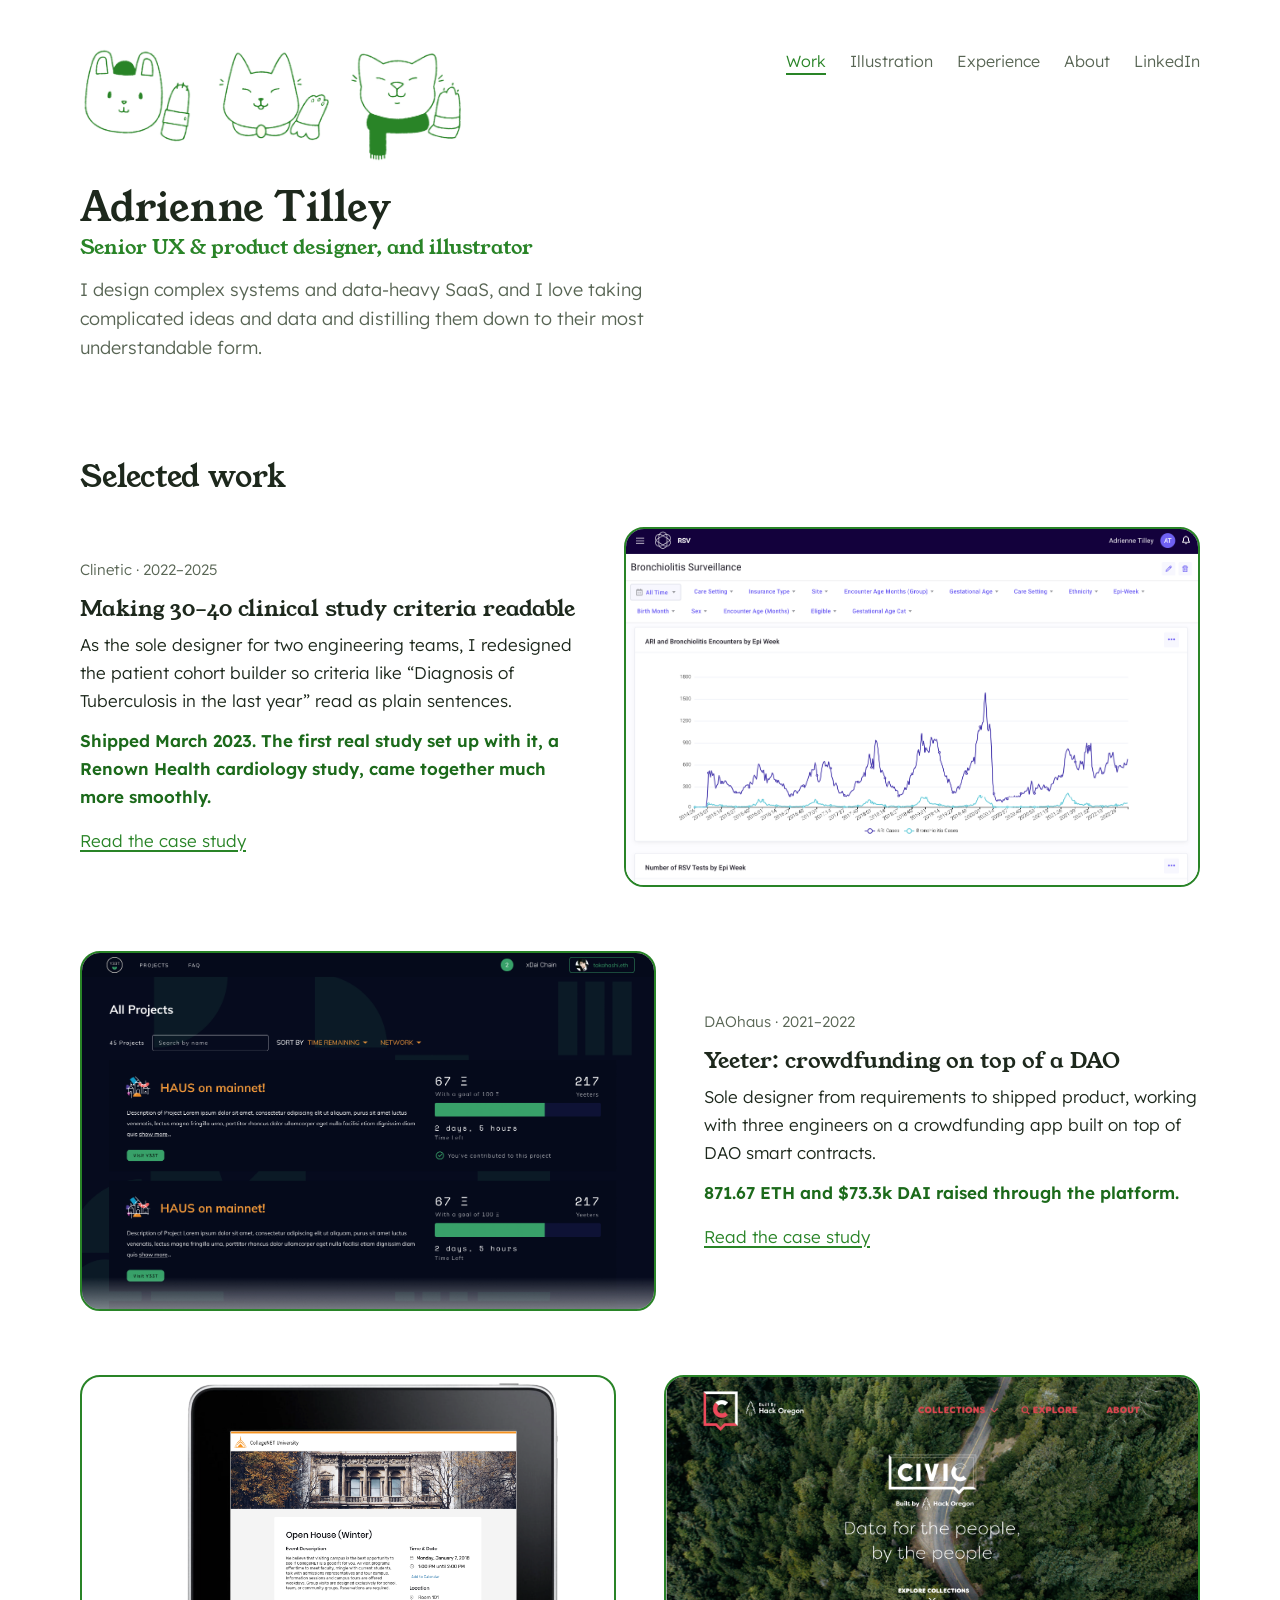
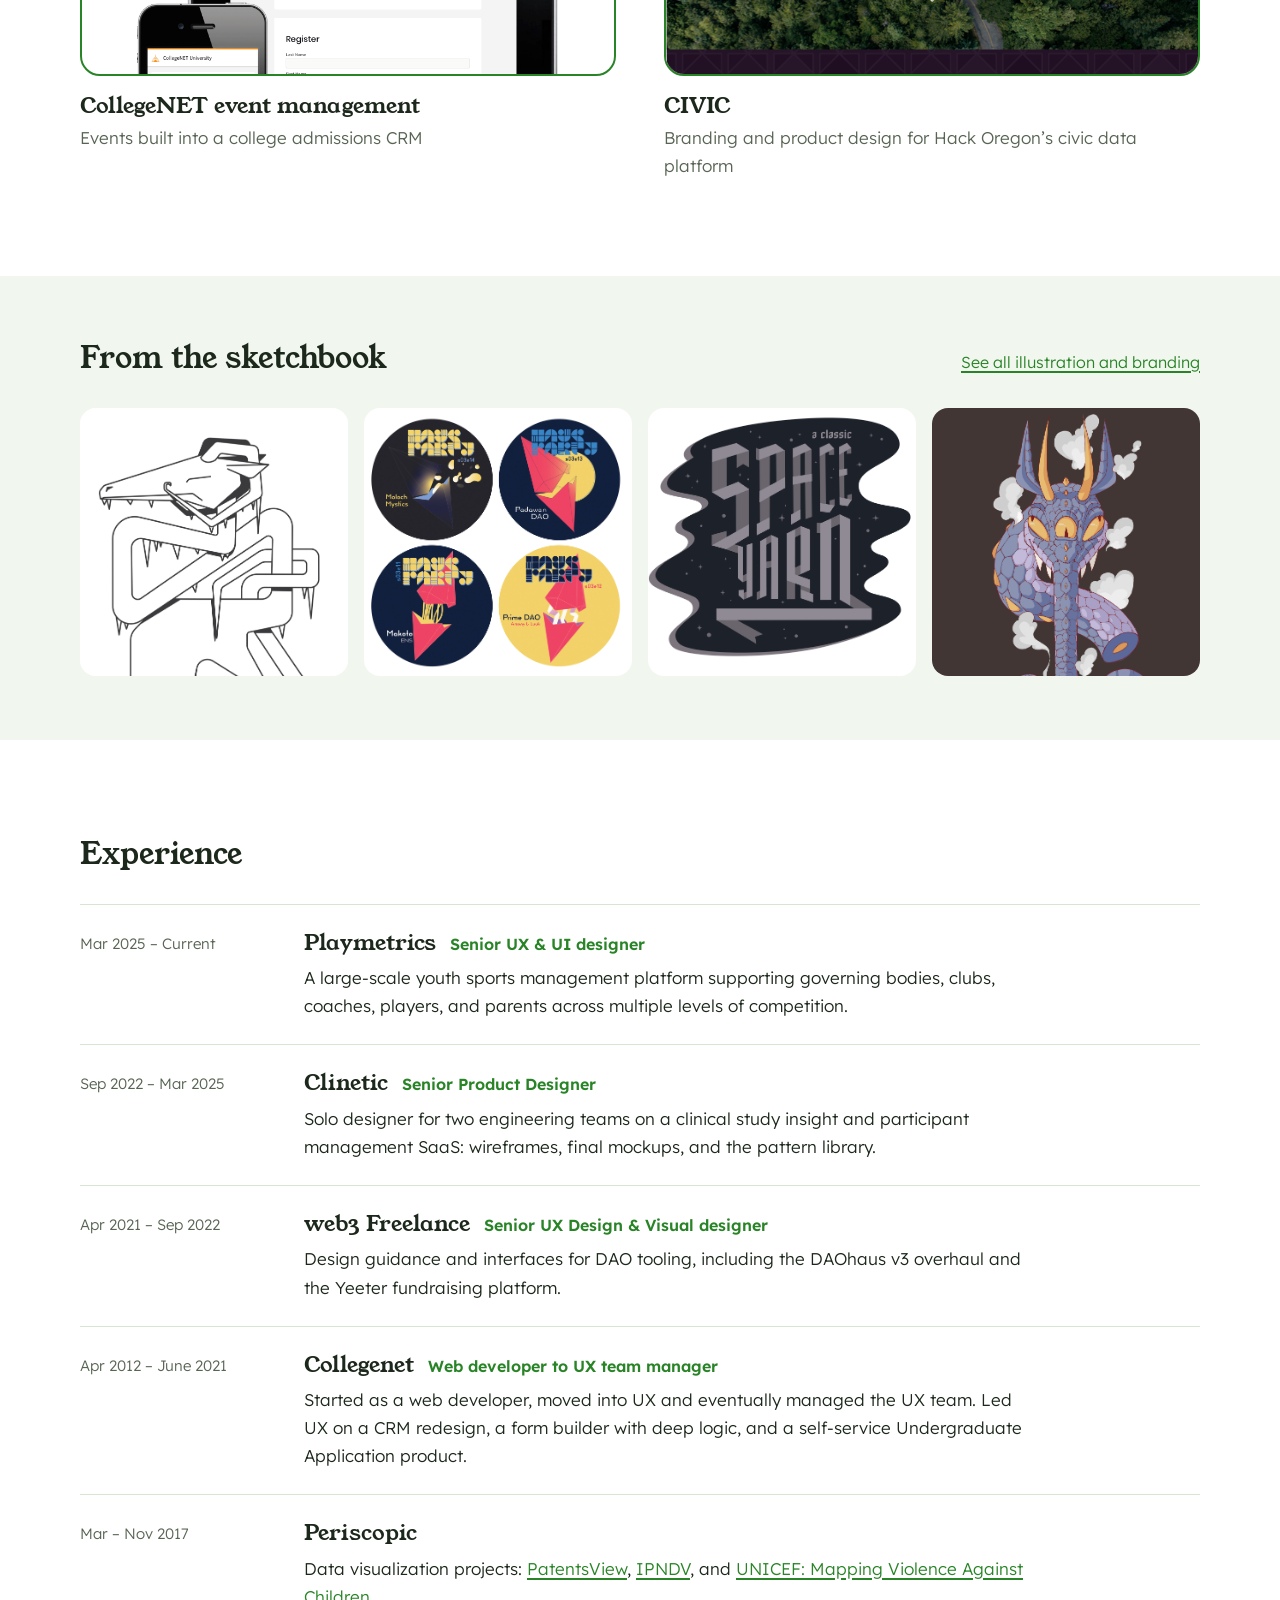
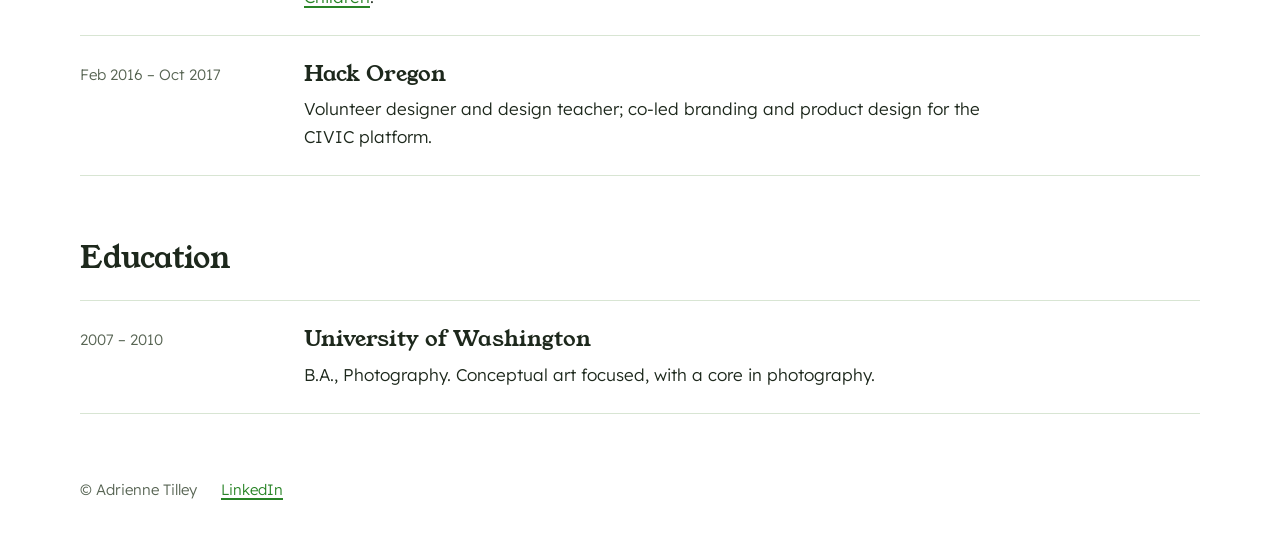
<file: index.html>
<!doctype html>
<html lang="en">
<head>
<meta charset="utf-8">
<meta name="viewport" content="width=device-width, initial-scale=1">
<title>Adrienne Tilley — Senior UX & Product Designer</title>
<meta name="description" content="Adrienne Tilley is a senior UX and product designer and illustrator working on complex systems and data-heavy SaaS.">
<meta property="og:title" content="Adrienne Tilley — Senior UX & Product Designer">
<meta property="og:description" content="Adrienne Tilley is a senior UX and product designer and illustrator working on complex systems and data-heavy SaaS.">
<meta property="og:type" content="website">
<link rel="preconnect" href="https://fonts.googleapis.com">
<link rel="preconnect" href="https://fonts.gstatic.com" crossorigin>
<link rel="stylesheet" href="https://fonts.googleapis.com/css2?family=Lexend:wght@300;400;600&family=Young+Serif&display=swap">
<link rel="stylesheet" href="style.css">
</head>
<body>
<header class="site-header is-home"><div class="m-bar"><button type="button" class="m-open" aria-expanded="false" aria-controls="m-menu">Menu</button></div>
<div class="m-menu" id="m-menu" hidden>
  <div class="m-top"><button type="button" class="m-close"><svg aria-hidden="true" width="14" height="14" viewBox="0 0 14 14" fill="none" stroke="currentColor" stroke-width="2" stroke-linecap="round"><path d="M2 2l10 10M12 2L2 12"/></svg>Close</button></div>
  <nav class="m-links" aria-label="Main"><a href="#work" class="m-item" aria-current="page">Work</a><a href="#illustration" class="m-item">Illustration</a><a href="#experience" class="m-item">Experience</a><a href="about-me/" class="m-item">About</a><a href="https://www.linkedin.com/in/adrienne-tilley-713a1211a/" class="m-item">LinkedIn</a></nav>
</div></header>
<main class="home">

<section class="hero">
  <div class="hero-text">
    <img class="hero-cats" src="images/hero-cats.gif" alt="Three hand-drawn cats waving hello" width="900" height="291">
    <h1>Adrienne Tilley</h1>
    <p class="hero-role">Senior UX &amp; product designer, and illustrator</p>
    <p class="hero-intro">I design complex systems and data-heavy SaaS, and I love taking complicated ideas and data and distilling them down to their most understandable form.</p>
  </div>
  <nav class="d-nav" aria-label="Main"><a href="#work" aria-current="page">Work</a><a href="#illustration">Illustration</a><a href="#experience">Experience</a><a href="about-me/">About</a><a href="https://www.linkedin.com/in/adrienne-tilley-713a1211a/">LinkedIn</a></nav>
</section>

<section class="sec" id="work">
  <h2>Selected work</h2>
  <div class="cs-list">
    <article class="cs cs-flip">
      <a class="cs-media" href="clinetic/" tabindex="-1" aria-hidden="true"><img class="case-img" src="images/clinetic-dashboard-9d0827.png" alt="" loading="lazy"></a>
      <div class="cs-text">
        <p class="cs-meta">Clinetic · 2022–2025</p>
        <h3>Making 30–40 clinical study criteria readable</h3>
        <p>As the sole designer for two engineering teams, I redesigned the patient cohort builder so criteria like “Diagnosis of Tuberculosis in the last year” read as plain sentences.</p>
        <p class="cs-outcome">Shipped March 2023. The first real study set up with it, a Renown Health cardiology study, came together much more smoothly.</p>
        <a href="clinetic/">Read the case study</a>
      </div>
    </article>
    <article class="cs">
      <a class="cs-media" href="daohausyeeter/" tabindex="-1" aria-hidden="true"><img class="case-img" src="images/frame-1-98faca.png" alt="" loading="lazy"></a>
      <div class="cs-text">
        <p class="cs-meta">DAOhaus · 2021–2022</p>
        <h3>Yeeter: crowdfunding on top of a DAO</h3>
        <p>Sole designer from requirements to shipped product, working with three engineers on a crowdfunding app built on top of DAO smart contracts.</p>
        <p class="cs-outcome">871.67 ETH and $73.3k DAI raised through the platform.</p>
        <a href="daohausyeeter/">Read the case study</a>
      </div>
    </article>
  </div>
  <div class="cards">
    <a class="card" href="case-study-cn/">
      <img class="case-img" src="images/admit-events-interface-1-155416.png" alt="CollegeNET event management interface" loading="lazy">
      <span class="card-title">CollegeNET event management</span>
      <span class="card-sub">Events built into a college admissions CRM</span>
    </a>
    <a class="card" href="case-study-cn-1/">
      <img class="case-img" src="images/port-civic-1-sm-155416.png" alt="CIVIC platform landing page" loading="lazy">
      <span class="card-title">CIVIC</span>
      <span class="card-sub">Branding and product design for Hack Oregon’s civic data platform</span>
    </a>
  </div>
</section>

<section class="band" id="illustration">
  <div class="band-inner">
    <div class="band-head">
      <h2>From the sketchbook</h2>
      <a href="illustration/">See all illustration and branding</a>
    </div>
    <div class="sketches">
      <img src="images/dragon-ice-fa147a.png" alt="Ice dragon illustration" loading="lazy">
      <img src="images/portfolio-poaps-efd5cc.png" alt="Podcast extras artwork" loading="lazy">
      <img src="images/ssbc-spaceyarn-copy-155417.png" alt="Space yarn lettering" loading="lazy">
      <img src="images/illustration6-2-162136.png" alt="Digital painting" loading="lazy">
    </div>
  </div>
</section>

<section class="sec" id="experience">
  <h2>Experience</h2>
  <div class="xp-list">
    <div class="xp">
  <p class="xp-when">Mar 2025 – Current</p>
  <div class="xp-what"><h3>Playmetrics <span class="xp-role">Senior UX &amp; UI designer</span></h3><p>A large-scale youth sports management platform supporting governing bodies, clubs, coaches, players, and parents across multiple levels of competition.</p></div>
</div>
    <div class="xp">
  <p class="xp-when">Sep 2022 – Mar 2025</p>
  <div class="xp-what"><h3>Clinetic <span class="xp-role">Senior Product Designer</span></h3><p>Solo designer for two engineering teams on a clinical study insight and participant management SaaS: wireframes, final mockups, and the pattern library.</p></div>
</div>
    <div class="xp">
  <p class="xp-when">Apr 2021 – Sep 2022</p>
  <div class="xp-what"><h3>web3 Freelance <span class="xp-role">Senior UX Design &amp; Visual designer</span></h3><p>Design guidance and interfaces for DAO tooling, including the DAOhaus v3 overhaul and the Yeeter fundraising platform.</p></div>
</div>
    <div class="xp">
  <p class="xp-when">Apr 2012 – June 2021</p>
  <div class="xp-what"><h3>Collegenet <span class="xp-role">Web developer to UX team manager</span></h3><p>Started as a web developer, moved into UX and eventually managed the UX team. Led UX on a CRM redesign, a form builder with deep logic, and a self-service Undergraduate Application product.</p></div>
</div>
    <div class="xp">
  <p class="xp-when">Mar – Nov 2017</p>
  <div class="xp-what"><h3>Periscopic</h3><p>Data visualization projects: <a href="https://patentsview.org/">PatentsView</a>, <a href="https://www.ipndv.org/learn/dismantlement-interactive/">IPNDV</a>, and <a href="https://works.periscopic.com/unicef-child-violence/#all">UNICEF: Mapping Violence Against Children</a>.</p></div>
</div>
    <div class="xp">
  <p class="xp-when">Feb 2016 – Oct 2017</p>
  <div class="xp-what"><h3>Hack Oregon</h3><p>Volunteer designer and design teacher; co-led branding and product design for the CIVIC platform.</p></div>
</div>
  </div>
  <h2 class="edu">Education</h2>
  <div class="xp-list">
    <div class="xp">
  <p class="xp-when">2007 – 2010</p>
  <div class="xp-what"><h3>University of Washington</h3><p>B.A., Photography. Conceptual art focused, with a core in photography.</p></div>
</div>
  </div>
</section>

</main>
<footer class="site-footer">
  <span>© Adrienne Tilley</span>
  <a href="https://www.linkedin.com/in/adrienne-tilley-713a1211a/">LinkedIn</a>
</footer>
<script src="site.js" defer></script>
</body>
</html>
</file>
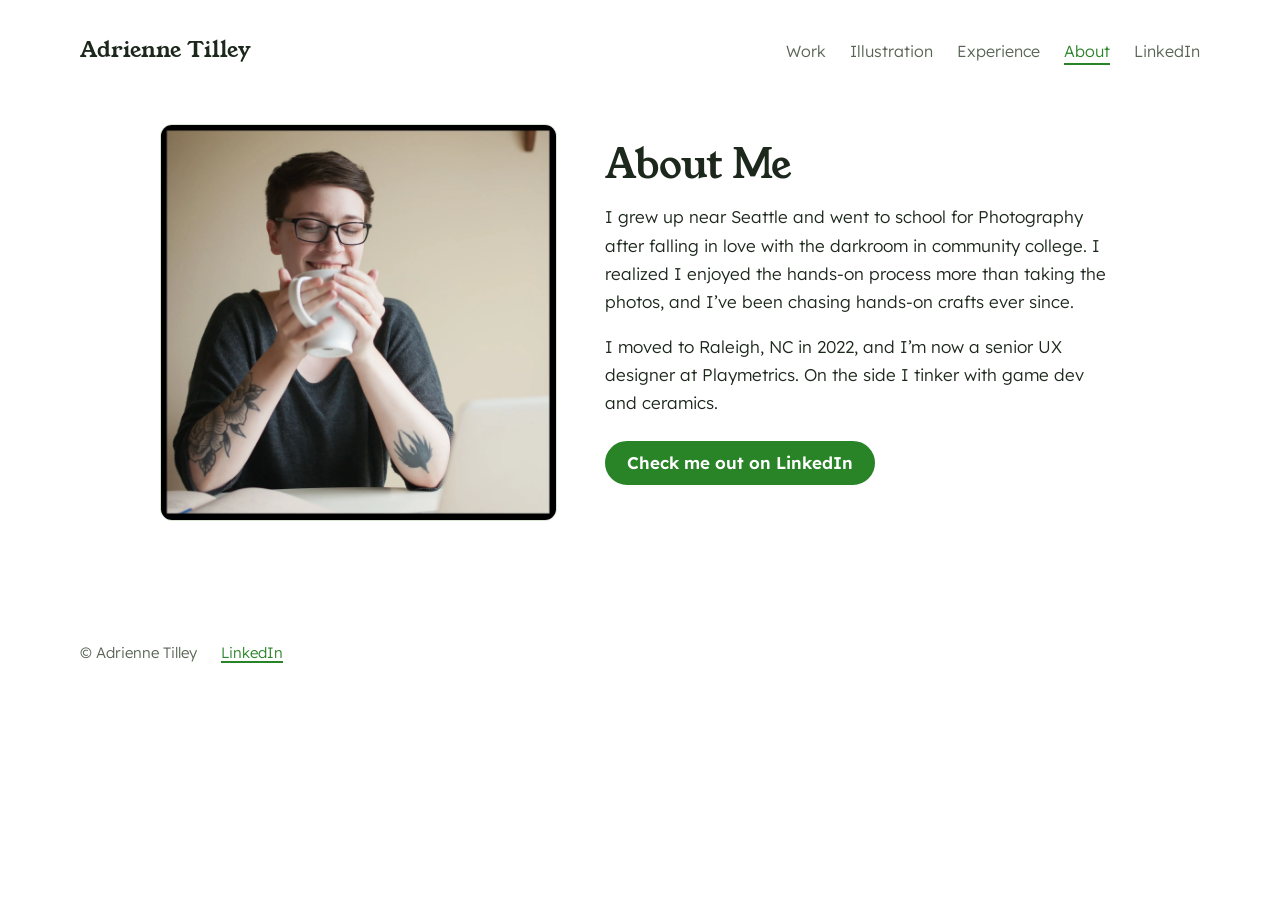
<file: about-me/index.html>
<!doctype html>
<html lang="en">
<head>
<meta charset="utf-8">
<meta name="viewport" content="width=device-width, initial-scale=1">
<title>About — Adrienne Tilley</title>
<meta name="description" content="About Adrienne Tilley, UX and product designer based in Raleigh, NC.">
<meta property="og:title" content="About — Adrienne Tilley">
<meta property="og:description" content="About Adrienne Tilley, UX and product designer based in Raleigh, NC.">
<meta property="og:type" content="website">
<link rel="preconnect" href="https://fonts.googleapis.com">
<link rel="preconnect" href="https://fonts.gstatic.com" crossorigin>
<link rel="stylesheet" href="https://fonts.googleapis.com/css2?family=Lexend:wght@300;400;600&family=Young+Serif&display=swap">
<link rel="stylesheet" href="../style.css">
</head>
<body>
<header class="site-header"><div class="m-bar"><button type="button" class="m-open" aria-expanded="false" aria-controls="m-menu">Menu</button></div>
<div class="m-menu" id="m-menu" hidden>
  <div class="m-top"><button type="button" class="m-close"><svg aria-hidden="true" width="14" height="14" viewBox="0 0 14 14" fill="none" stroke="currentColor" stroke-width="2" stroke-linecap="round"><path d="M2 2l10 10M12 2L2 12"/></svg>Close</button></div>
  <nav class="m-links" aria-label="Main"><a href="../#work" class="m-item">Work</a><a href="../#illustration" class="m-item">Illustration</a><a href="../#experience" class="m-item">Experience</a><a href="../about-me/" class="m-item" aria-current="page">About</a><a href="https://www.linkedin.com/in/adrienne-tilley-713a1211a/" class="m-item">LinkedIn</a></nav>
</div>
<div class="top"><a class="brand" href="../">Adrienne Tilley</a><nav class="d-nav" aria-label="Main"><a href="../#work">Work</a><a href="../#illustration">Illustration</a><a href="../#experience">Experience</a><a href="../about-me/" aria-current="page">About</a><a href="https://www.linkedin.com/in/adrienne-tilley-713a1211a/">LinkedIn</a></nav></div>
</header>
<main class="inner">

<div class="about">
  <figure><a href="../images/adrienne-photo-154424.jpg" class="zoom"><img src="../images/adrienne-photo-154424.jpg" alt="Photo of Adrienne Tilley" loading="lazy"></a></figure>
  <div>
    <h1>About Me</h1>
    <p>I grew up near Seattle and went to school for Photography after falling in love with the darkroom in community college. I realized I enjoyed the hands-on process more than taking the photos, and I’ve been chasing hands-on crafts ever since.</p>
    <p>I moved to Raleigh, NC in 2022, and I’m now a senior UX designer at Playmetrics. On the side I tinker with game dev and ceramics.</p>
    <p class="actions"><a class="btn" href="https://www.linkedin.com/in/adrienne-tilley-713a1211a/">Check me out on LinkedIn</a></p>
  </div>
</div>

</main>
<footer class="site-footer">
  <span>© Adrienne Tilley</span>
  <a href="https://www.linkedin.com/in/adrienne-tilley-713a1211a/">LinkedIn</a>
</footer>
<script src="../site.js" defer></script>
</body>
</html>
</file>
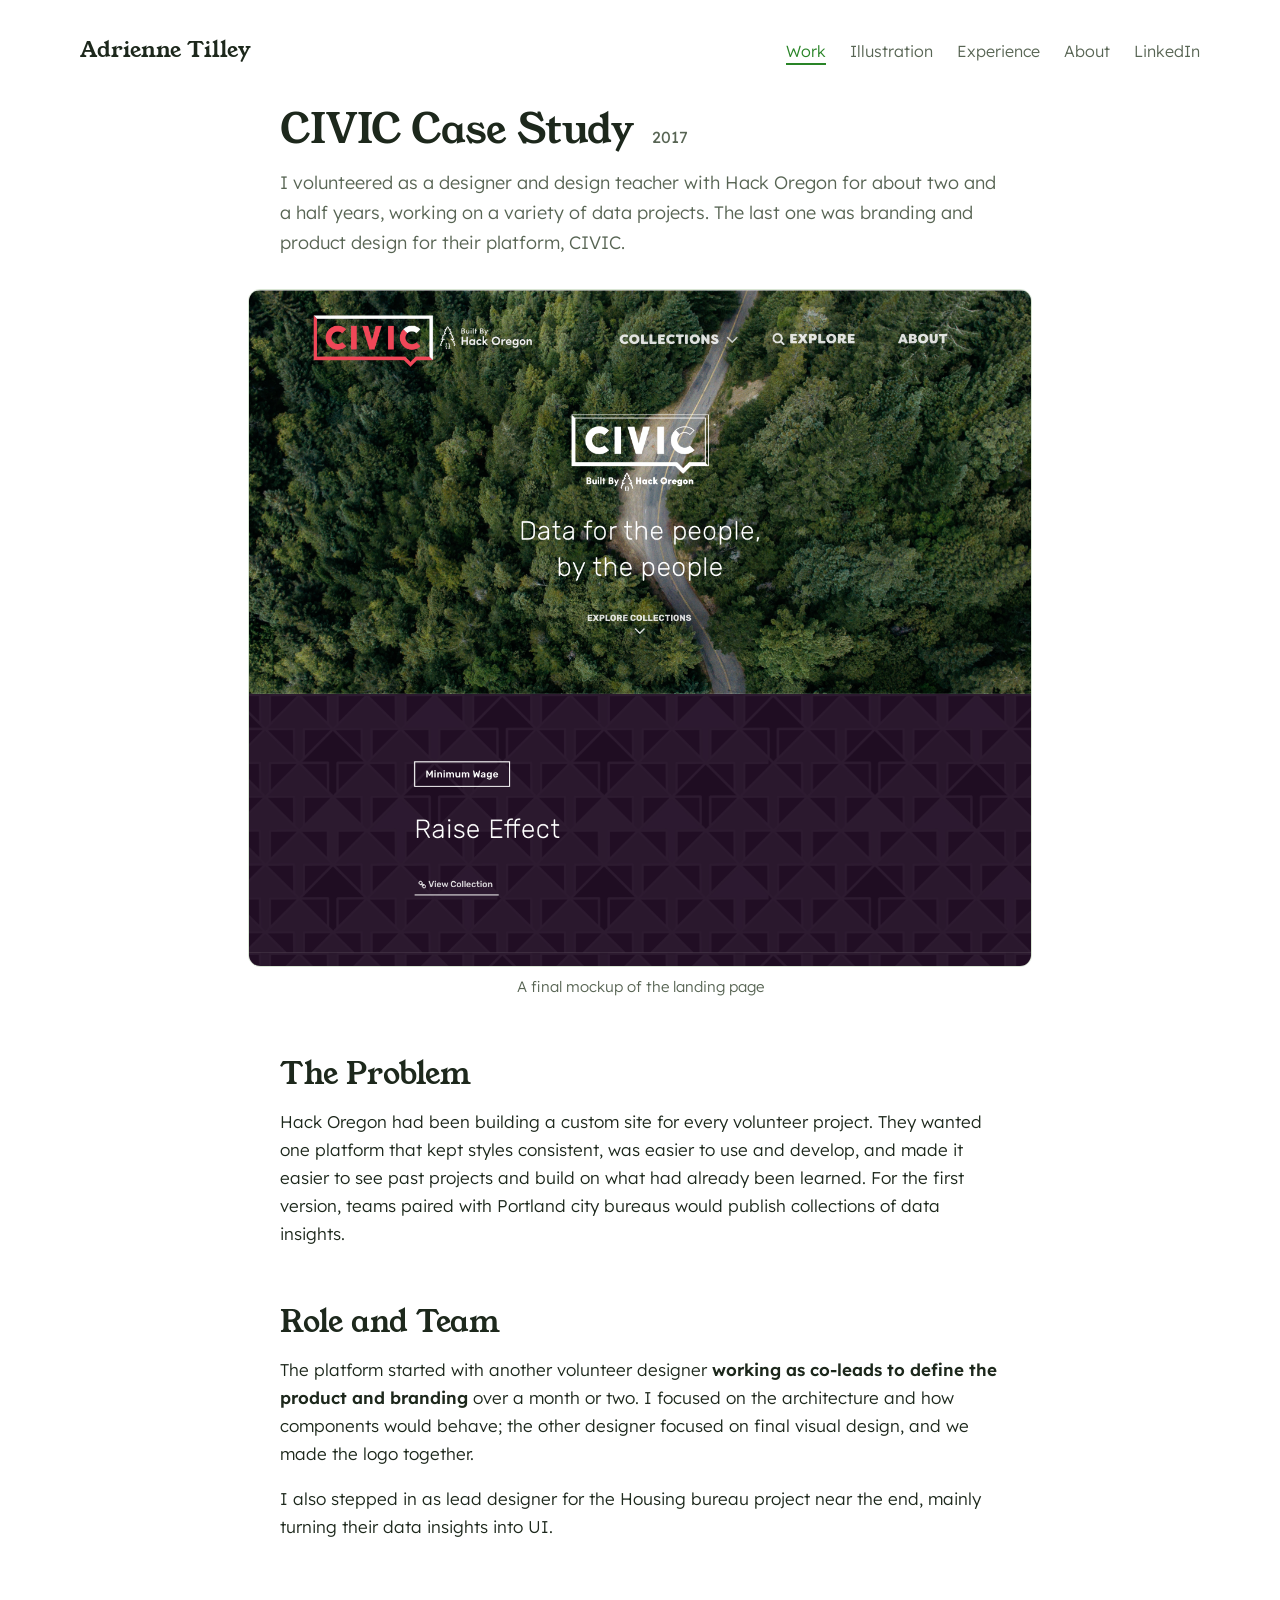
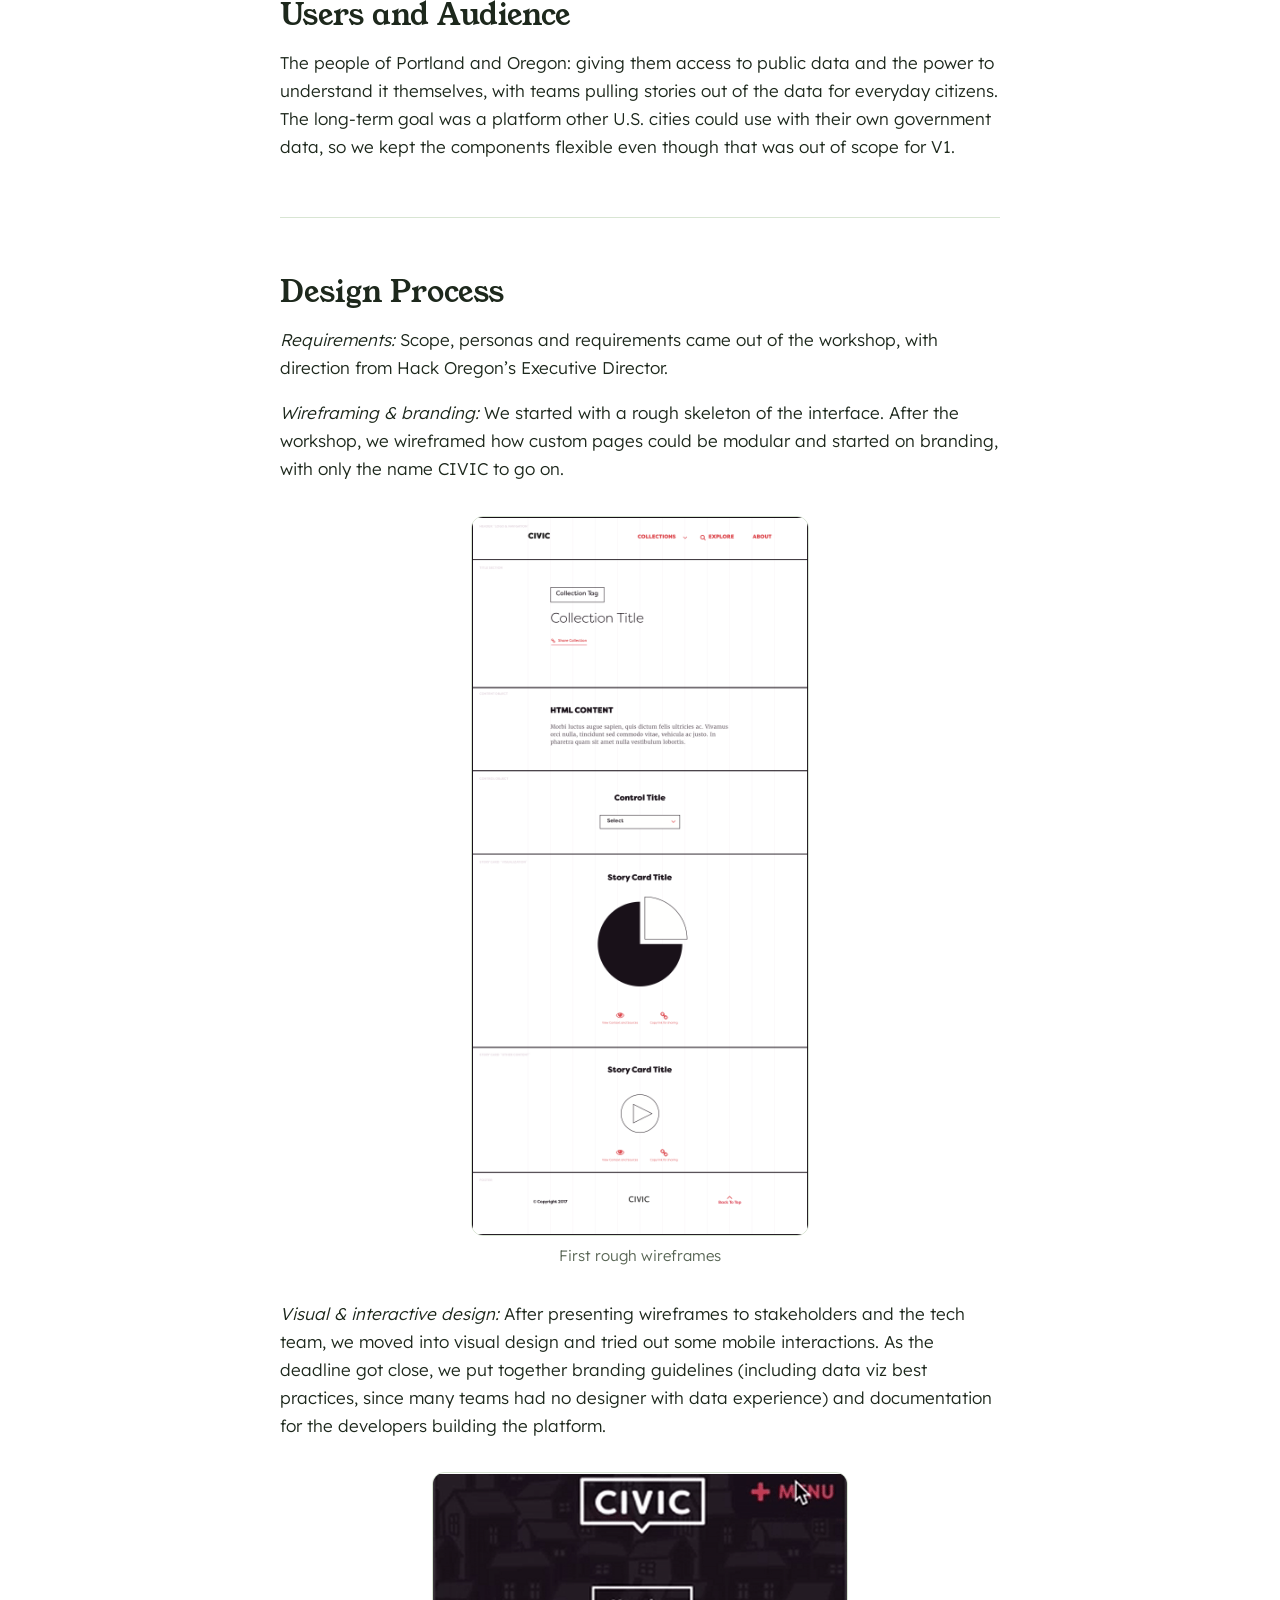
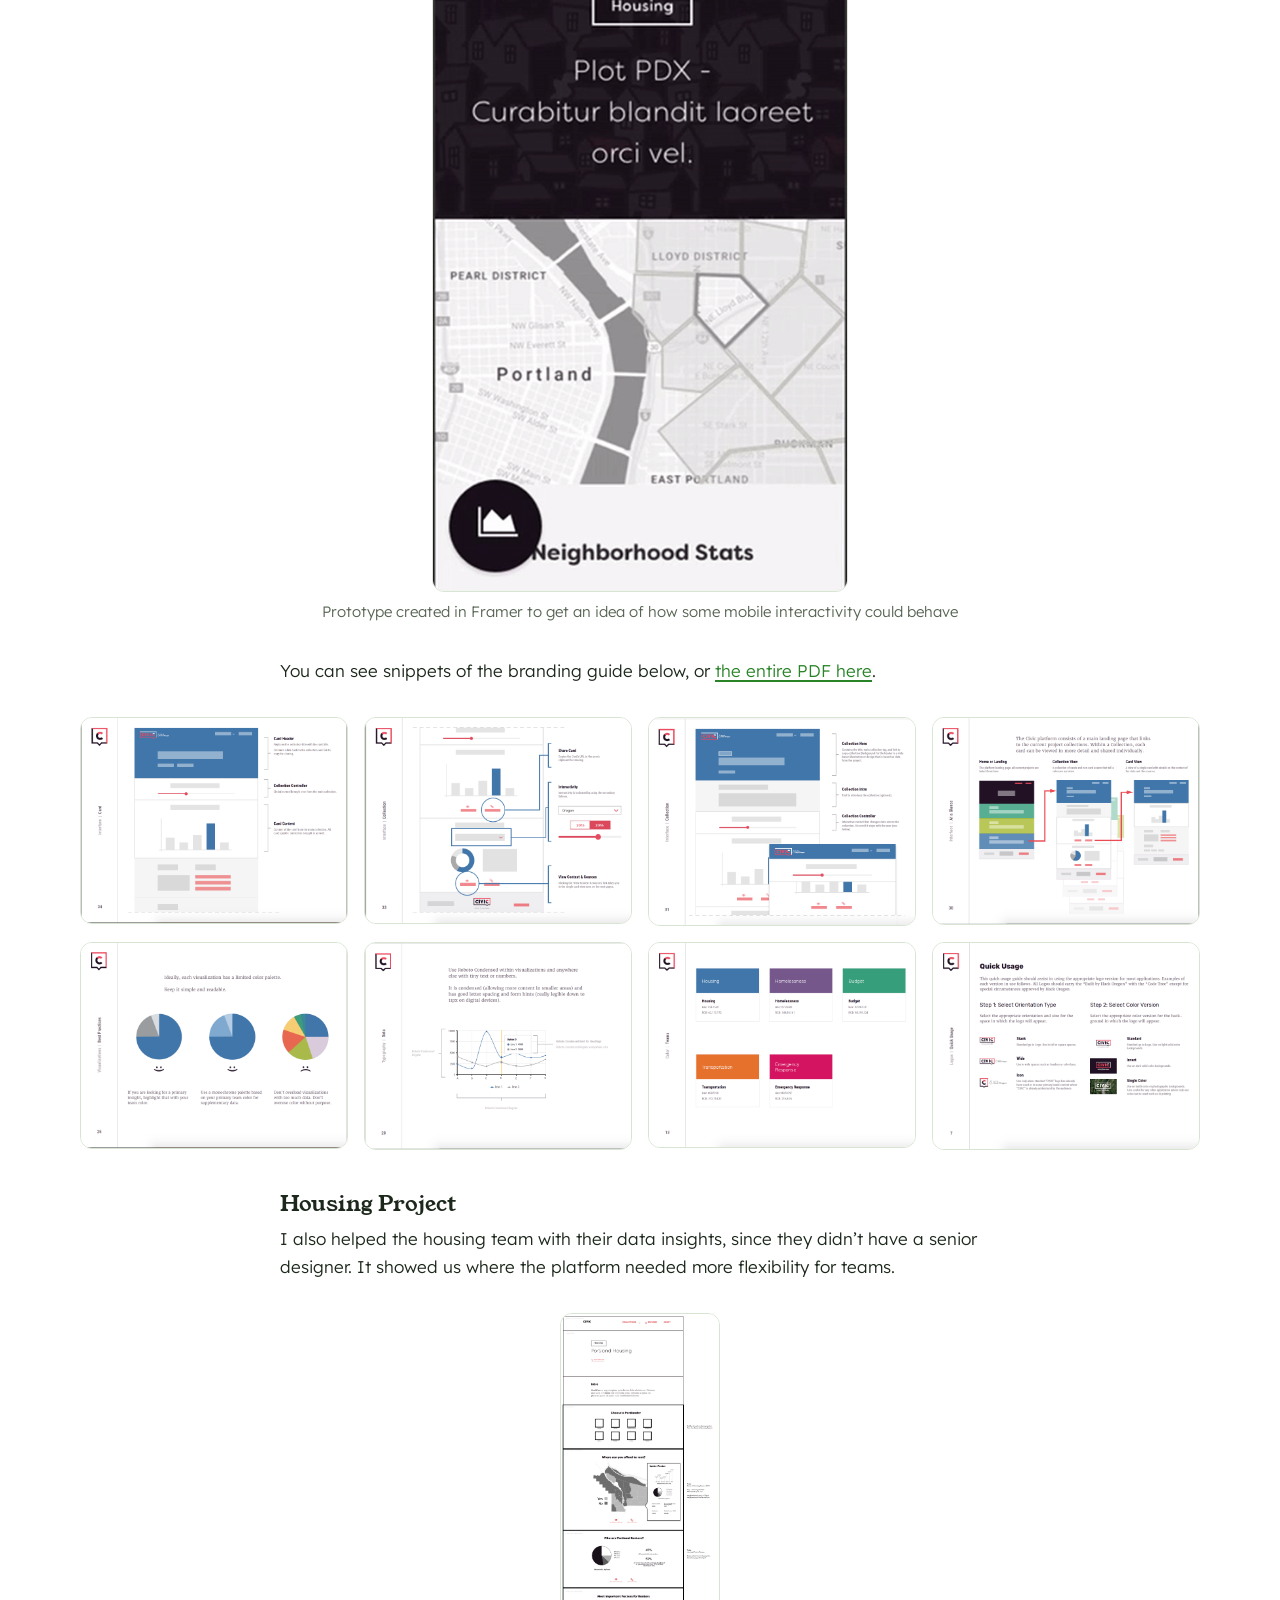
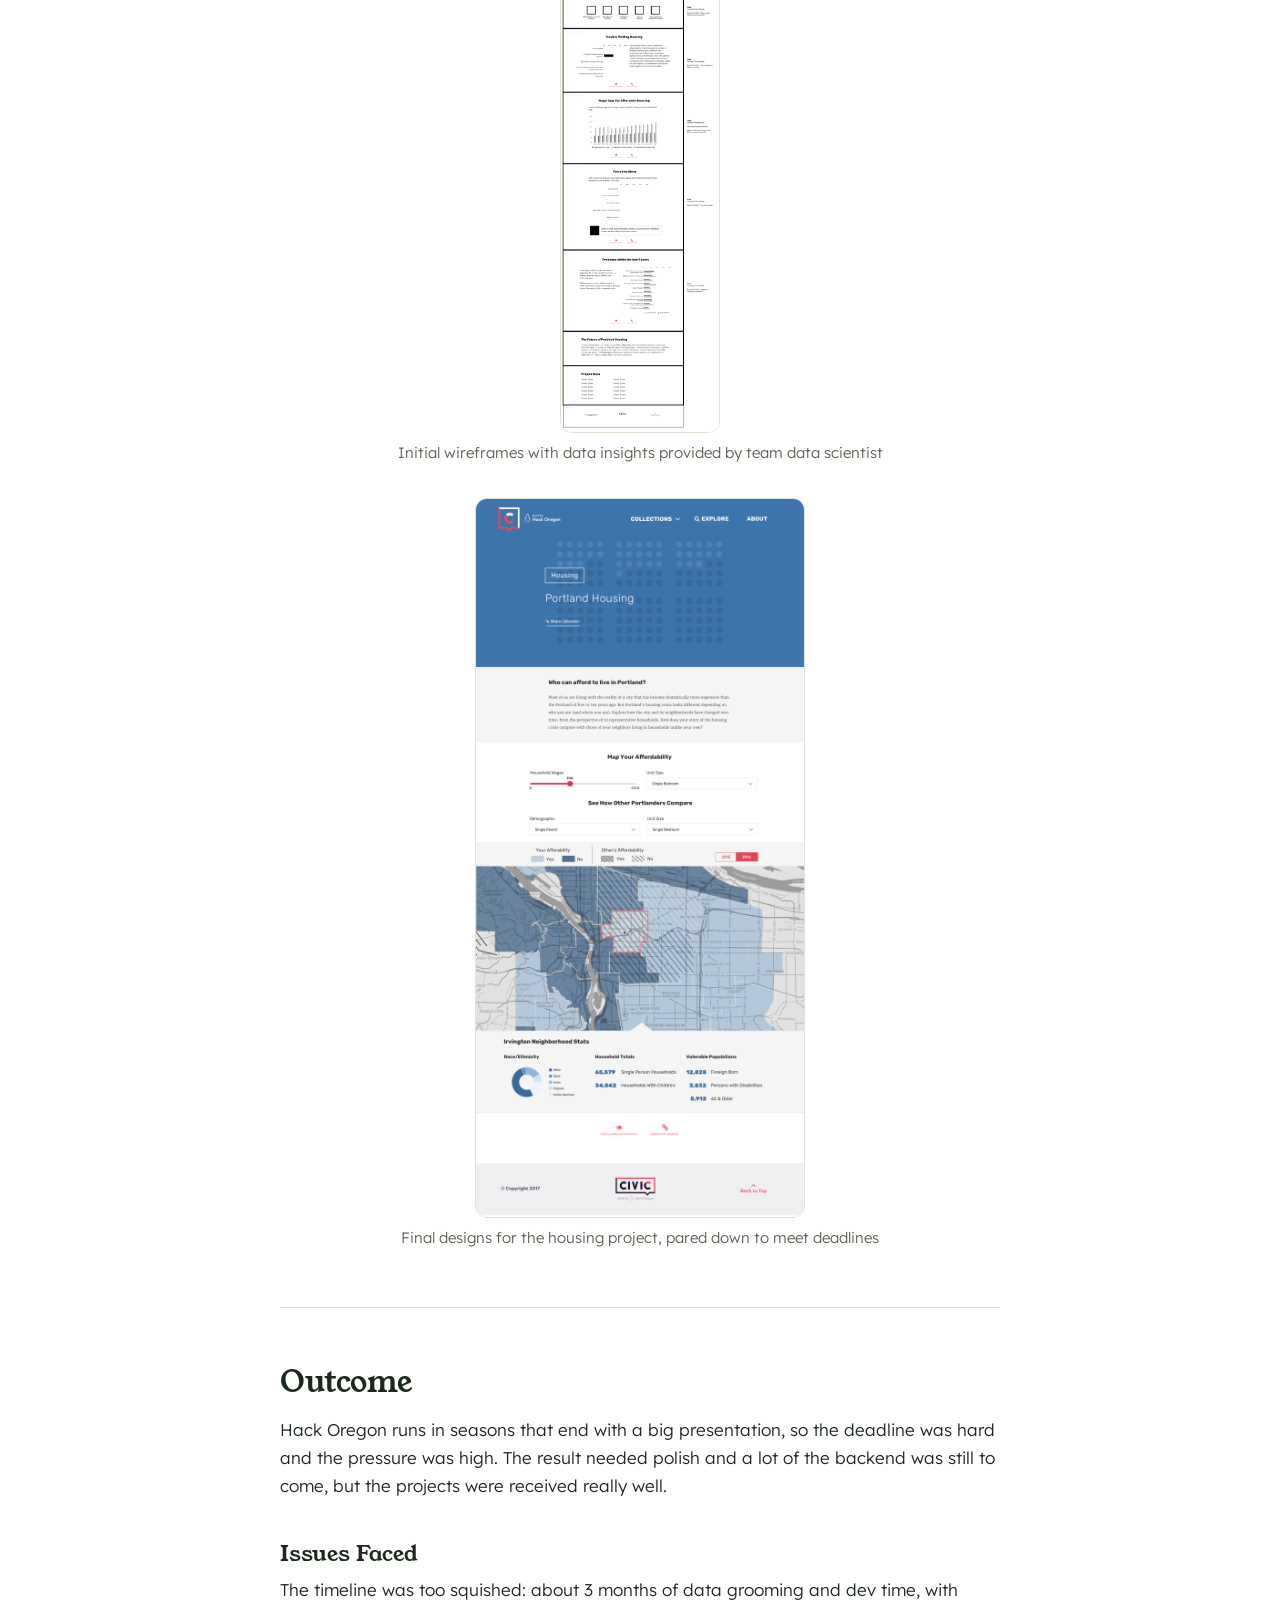
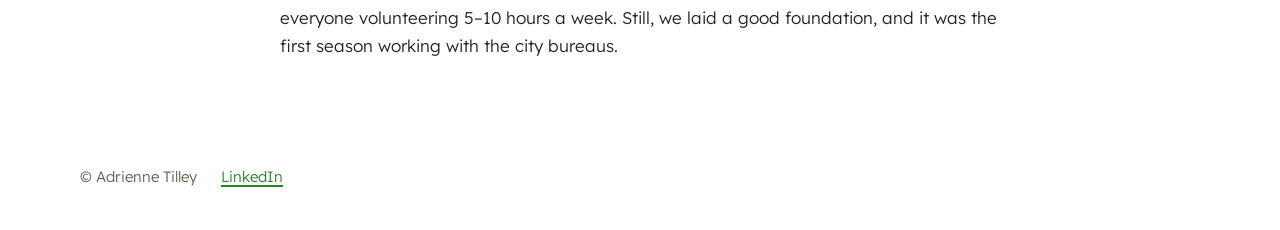
<file: case-study-cn-1/index.html>
<!doctype html>
<html lang="en">
<head>
<meta charset="utf-8">
<meta name="viewport" content="width=device-width, initial-scale=1">
<title>CIVIC Case Study — Adrienne Tilley</title>
<meta name="description" content="CIVIC case study: branding and product design for Hack Oregon's civic data platform.">
<meta property="og:title" content="CIVIC Case Study — Adrienne Tilley">
<meta property="og:description" content="CIVIC case study: branding and product design for Hack Oregon's civic data platform.">
<meta property="og:type" content="website">
<link rel="preconnect" href="https://fonts.googleapis.com">
<link rel="preconnect" href="https://fonts.gstatic.com" crossorigin>
<link rel="stylesheet" href="https://fonts.googleapis.com/css2?family=Lexend:wght@300;400;600&family=Young+Serif&display=swap">
<link rel="stylesheet" href="../style.css">
</head>
<body>
<header class="site-header"><div class="m-bar"><button type="button" class="m-open" aria-expanded="false" aria-controls="m-menu">Menu</button></div>
<div class="m-menu" id="m-menu" hidden>
  <div class="m-top"><button type="button" class="m-close"><svg aria-hidden="true" width="14" height="14" viewBox="0 0 14 14" fill="none" stroke="currentColor" stroke-width="2" stroke-linecap="round"><path d="M2 2l10 10M12 2L2 12"/></svg>Close</button></div>
  <nav class="m-links" aria-label="Main"><a href="../#work" class="m-item" aria-current="page">Work</a><a href="../#illustration" class="m-item">Illustration</a><a href="../#experience" class="m-item">Experience</a><a href="../about-me/" class="m-item">About</a><a href="https://www.linkedin.com/in/adrienne-tilley-713a1211a/" class="m-item">LinkedIn</a></nav>
</div>
<div class="top"><a class="brand" href="../">Adrienne Tilley</a><nav class="d-nav" aria-label="Main"><a href="../#work" aria-current="page">Work</a><a href="../#illustration">Illustration</a><a href="../#experience">Experience</a><a href="../about-me/">About</a><a href="https://www.linkedin.com/in/adrienne-tilley-713a1211a/">LinkedIn</a></nav></div>
</header>
<main class="inner">

<h1>CIVIC Case Study <span class="dates-inline">2017</span></h1>
<p class="lede">I volunteered as a designer and design teacher with Hack Oregon for about two and a half years, working on a variety of data projects. The last one was branding and product design for their platform, CIVIC.</p>
<figure><a href="../images/screen-shot-2019-03-29-at-6-31-03-pm-155390.png" class="zoom"><img src="../images/screen-shot-2019-03-29-at-6-31-03-pm-155390.png" alt="A final mockup of the landing page" loading="lazy"></a><figcaption>A final mockup of the landing page</figcaption></figure>

<h2>The Problem</h2>
<p>Hack Oregon had been building a custom site for every volunteer project. They wanted one platform that kept styles consistent, was easier to use and develop, and made it easier to see past projects and build on what had already been learned. For the first version, teams paired with Portland city bureaus would publish collections of data insights.</p>

<h2>Role and Team</h2>
<p>The platform started with another volunteer designer <strong>working as co-leads to define the product and branding</strong> over a month or two. I focused on the architecture and how components would behave; the other designer focused on final visual design, and we made the logo together.</p>
<p>I also stepped in as lead designer for the Housing bureau project near the end, mainly turning their data insights into UI.</p>

<h2>Users and Audience</h2>
<p>The people of Portland and Oregon: giving them access to public data and the power to understand it themselves, with teams pulling stories out of the data for everyday citizens. The long-term goal was a platform other U.S. cities could use with their own government data, so we kept the components flexible even though that was out of scope for V1.</p>

<hr>
<h2>Design Process</h2>
<p><em>Requirements:</em> Scope, personas and requirements came out of the workshop, with direction from Hack Oregon’s Executive Director.</p>
<p><em>Wireframing &amp; branding:</em> We started with a rough skeleton of the interface. After the workshop, we wireframed how custom pages could be modular and started on branding, with only the name CIVIC to go on.</p>
<figure><a href="../images/civic-wireframe-155397.png" class="zoom"><img src="../images/civic-wireframe-155397.png" alt="First rough wireframes" loading="lazy"></a><figcaption>First rough wireframes</figcaption></figure>
<p><em>Visual &amp; interactive design:</em> After presenting wireframes to stakeholders and the tech team, we moved into visual design and tried out some mobile interactions. As the deadline got close, we put together branding guidelines (including data viz best practices, since many teams had no designer with data experience) and documentation for the developers building the platform.</p>
<figure><a href="../images/image-asset-155397.gif" class="zoom"><img src="../images/image-asset-155397.gif" alt="Prototype created in Framer to get an idea of how some mobile interactivity could behave" loading="lazy"></a><figcaption>Prototype created in Framer to get an idea of how some mobile interactivity could behave</figcaption></figure>
<p>You can see snippets of the branding guide below, or <a href="../files/civic-style-guide-v10.pdf">the entire PDF here</a>.</p>
<div class="grid cols-4"><figure><a href="../images/screen-shot-2019-03-30-at-1-04-09-pm-155397.png" class="zoom"><img src="../images/screen-shot-2019-03-30-at-1-04-09-pm-155397.png" alt="" loading="lazy"></a></figure><figure><a href="../images/screen-shot-2019-03-30-at-1-01-00-pm-155397.png" class="zoom"><img src="../images/screen-shot-2019-03-30-at-1-01-00-pm-155397.png" alt="" loading="lazy"></a></figure><figure><a href="../images/screen-shot-2019-03-30-at-1-00-52-pm-155397.png" class="zoom"><img src="../images/screen-shot-2019-03-30-at-1-00-52-pm-155397.png" alt="" loading="lazy"></a></figure><figure><a href="../images/screen-shot-2019-03-30-at-1-00-45-pm-155397.png" class="zoom"><img src="../images/screen-shot-2019-03-30-at-1-00-45-pm-155397.png" alt="" loading="lazy"></a></figure><figure><a href="../images/screen-shot-2019-03-30-at-1-00-31-pm-155397.png" class="zoom"><img src="../images/screen-shot-2019-03-30-at-1-00-31-pm-155397.png" alt="" loading="lazy"></a></figure><figure><a href="../images/screen-shot-2019-03-30-at-1-00-20-pm-155397.png" class="zoom"><img src="../images/screen-shot-2019-03-30-at-1-00-20-pm-155397.png" alt="" loading="lazy"></a></figure><figure><a href="../images/screen-shot-2019-03-30-at-1-00-06-pm-155397.png" class="zoom"><img src="../images/screen-shot-2019-03-30-at-1-00-06-pm-155397.png" alt="" loading="lazy"></a></figure><figure><a href="../images/screen-shot-2019-03-30-at-12-59-53-pm-155397.png" class="zoom"><img src="../images/screen-shot-2019-03-30-at-12-59-53-pm-155397.png" alt="" loading="lazy"></a></figure></div>

<h3>Housing Project</h3>
<p>I also helped the housing team with their data insights, since they didn’t have a senior designer. It showed us where the platform needed more flexibility for teams.</p>
<figure><a href="../images/ho-housing-wireframe-155397.png" class="zoom"><img src="../images/ho-housing-wireframe-155397.png" alt="Initial wireframes with data insights provided by team data scientist" loading="lazy"></a><figcaption>Initial wireframes with data insights provided by team data scientist</figcaption></figure>
<figure><a href="../images/housing-desktop-155397.png" class="zoom"><img src="../images/housing-desktop-155397.png" alt="Final designs for the housing project, pared down to meet deadlines" loading="lazy"></a><figcaption>Final designs for the housing project, pared down to meet deadlines</figcaption></figure>

<hr>
<h2>Outcome</h2>
<p>Hack Oregon runs in seasons that end with a big presentation, so the deadline was hard and the pressure was high. The result needed polish and a lot of the backend was still to come, but the projects were received really well.</p>
<h3>Issues Faced</h3>
<p>The timeline was too squished: about 3 months of data grooming and dev time, with everyone volunteering 5–10 hours a week. Still, we laid a good foundation, and it was the first season working with the city bureaus.</p>

</main>
<footer class="site-footer">
  <span>© Adrienne Tilley</span>
  <a href="https://www.linkedin.com/in/adrienne-tilley-713a1211a/">LinkedIn</a>
</footer>
<script src="../site.js" defer></script>
</body>
</html>
</file>
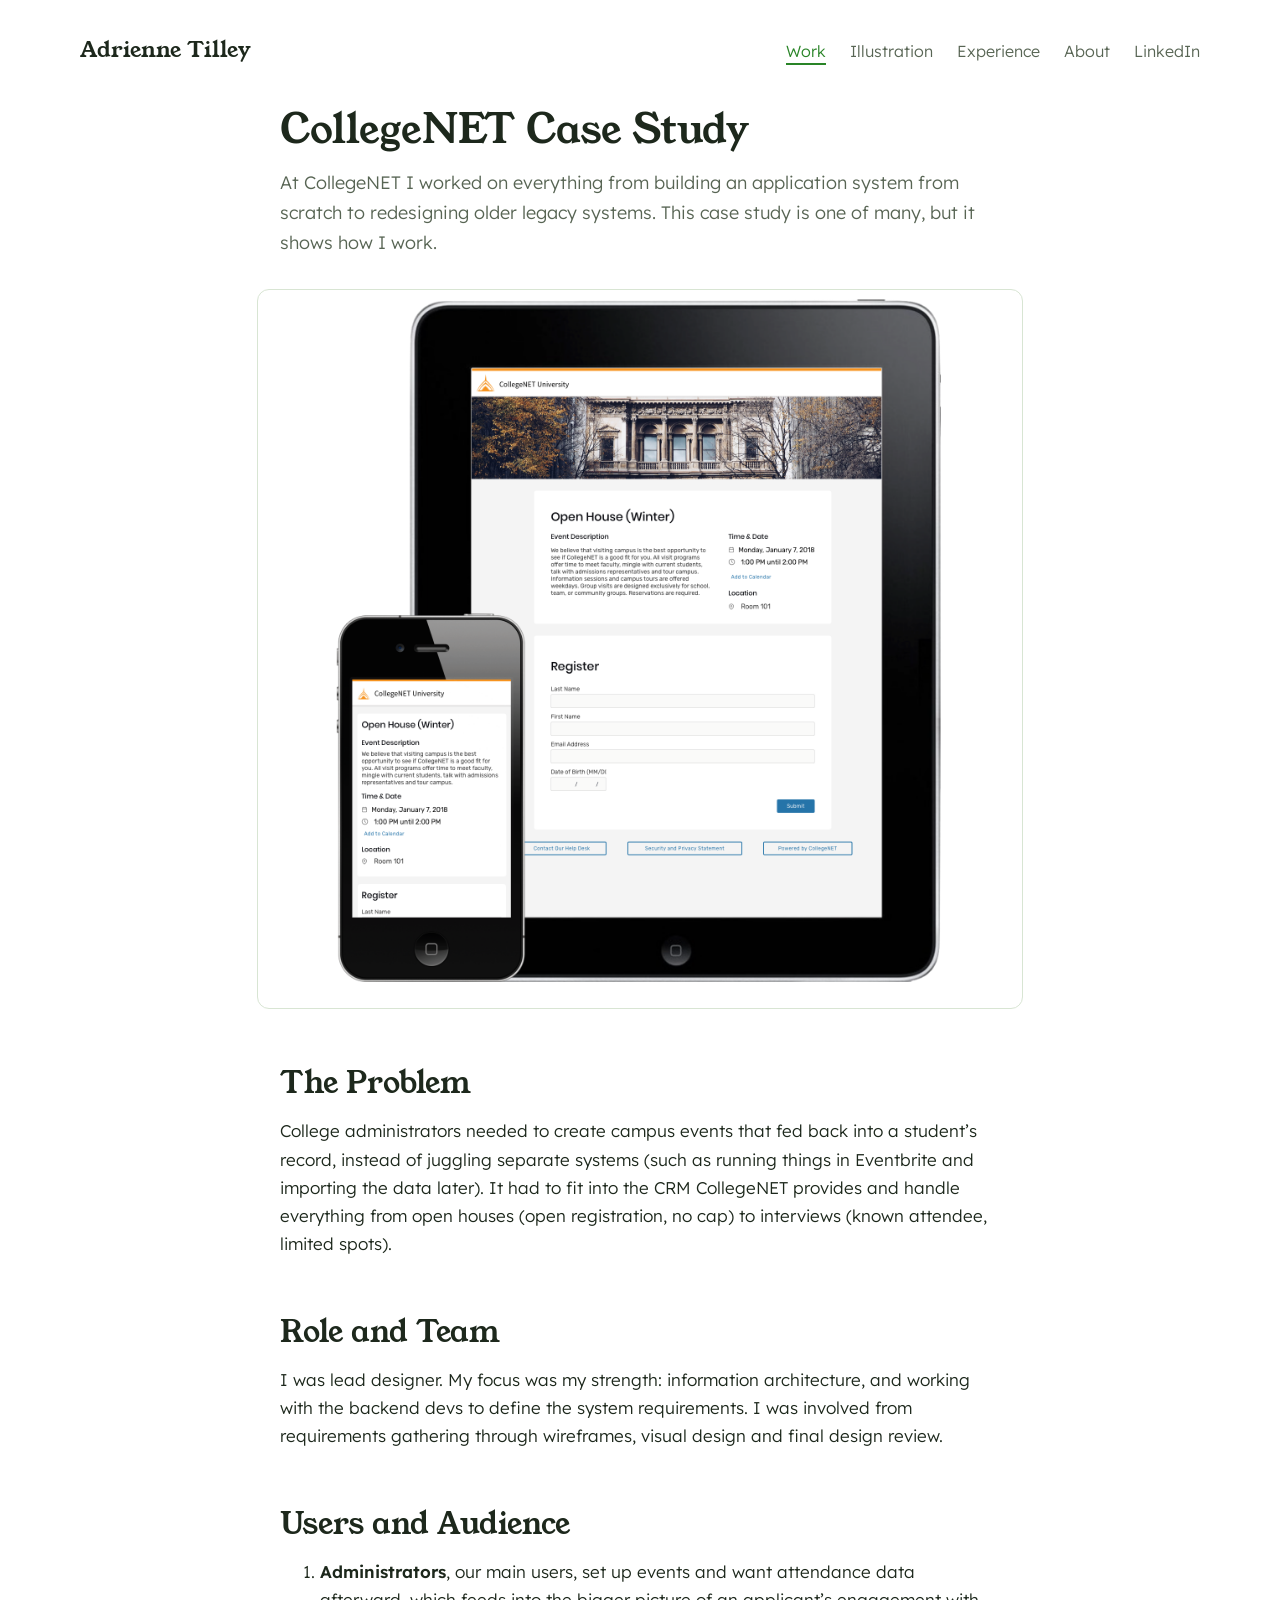
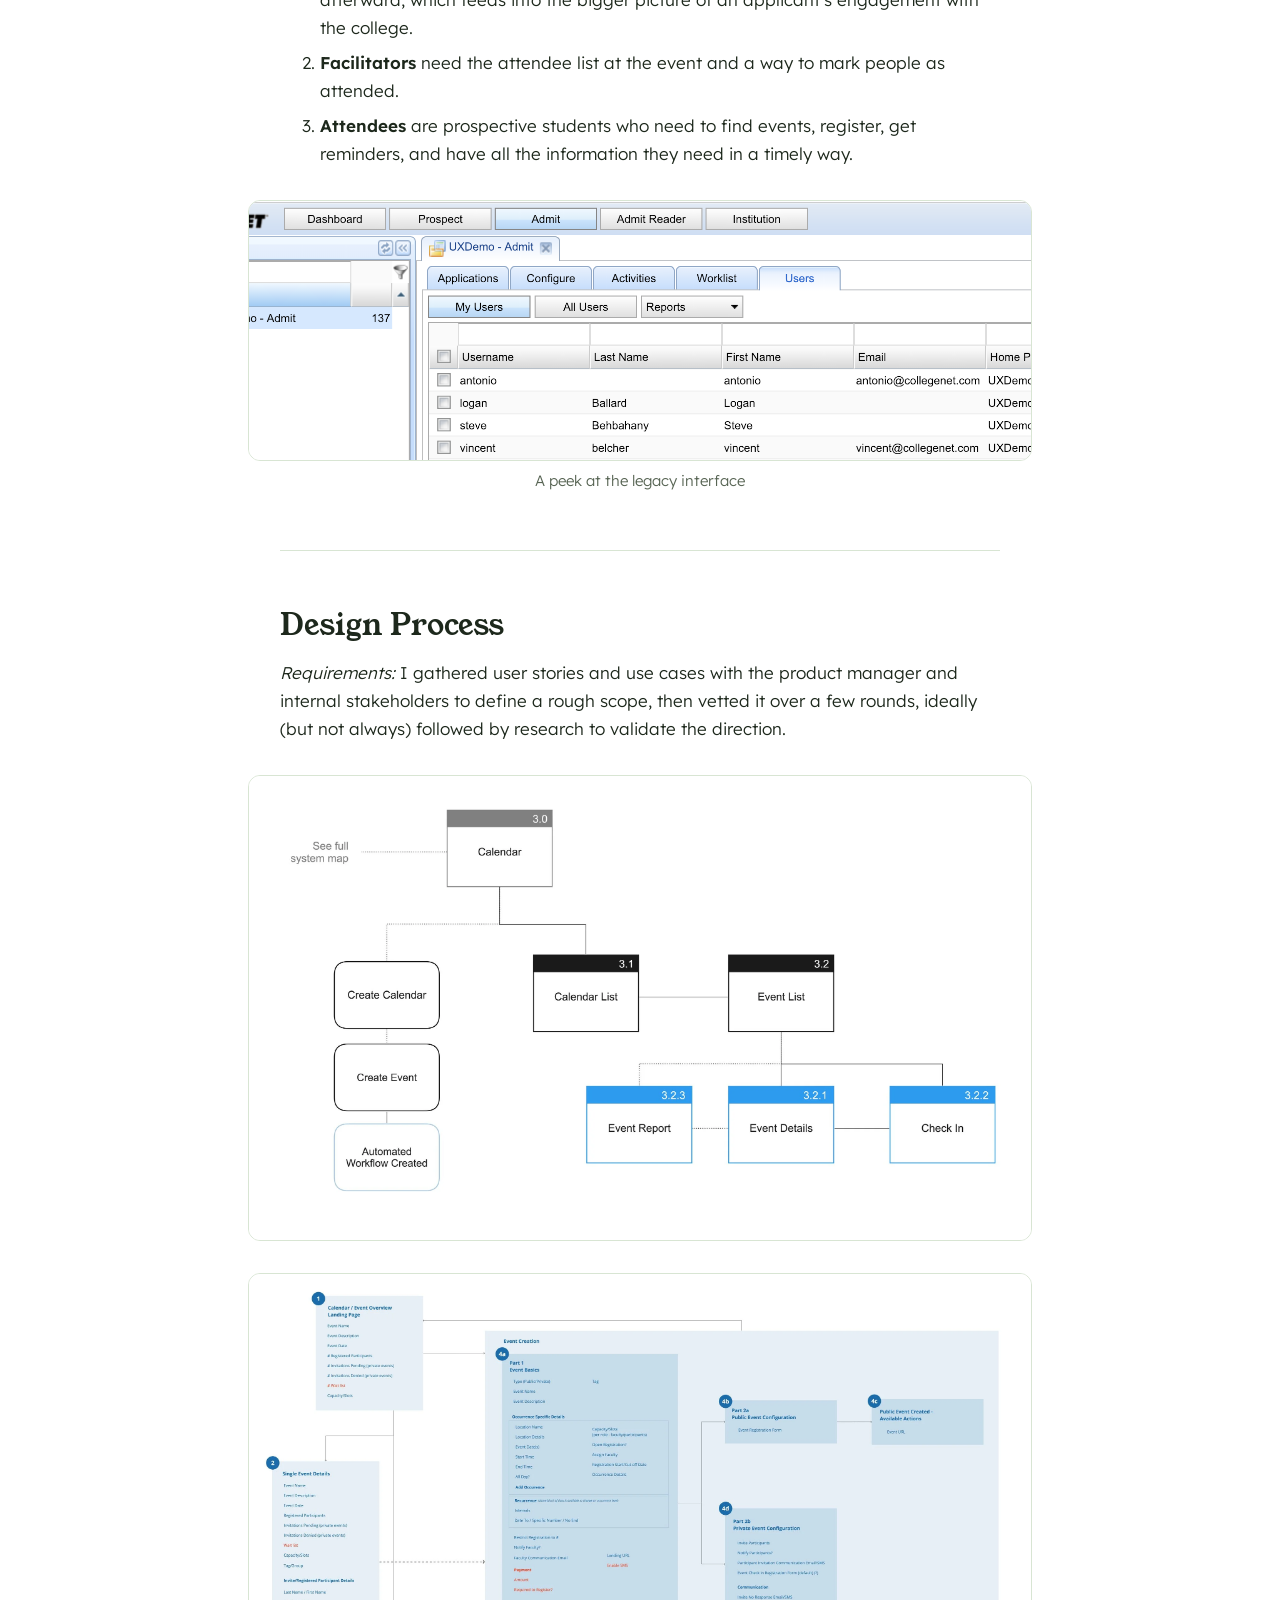
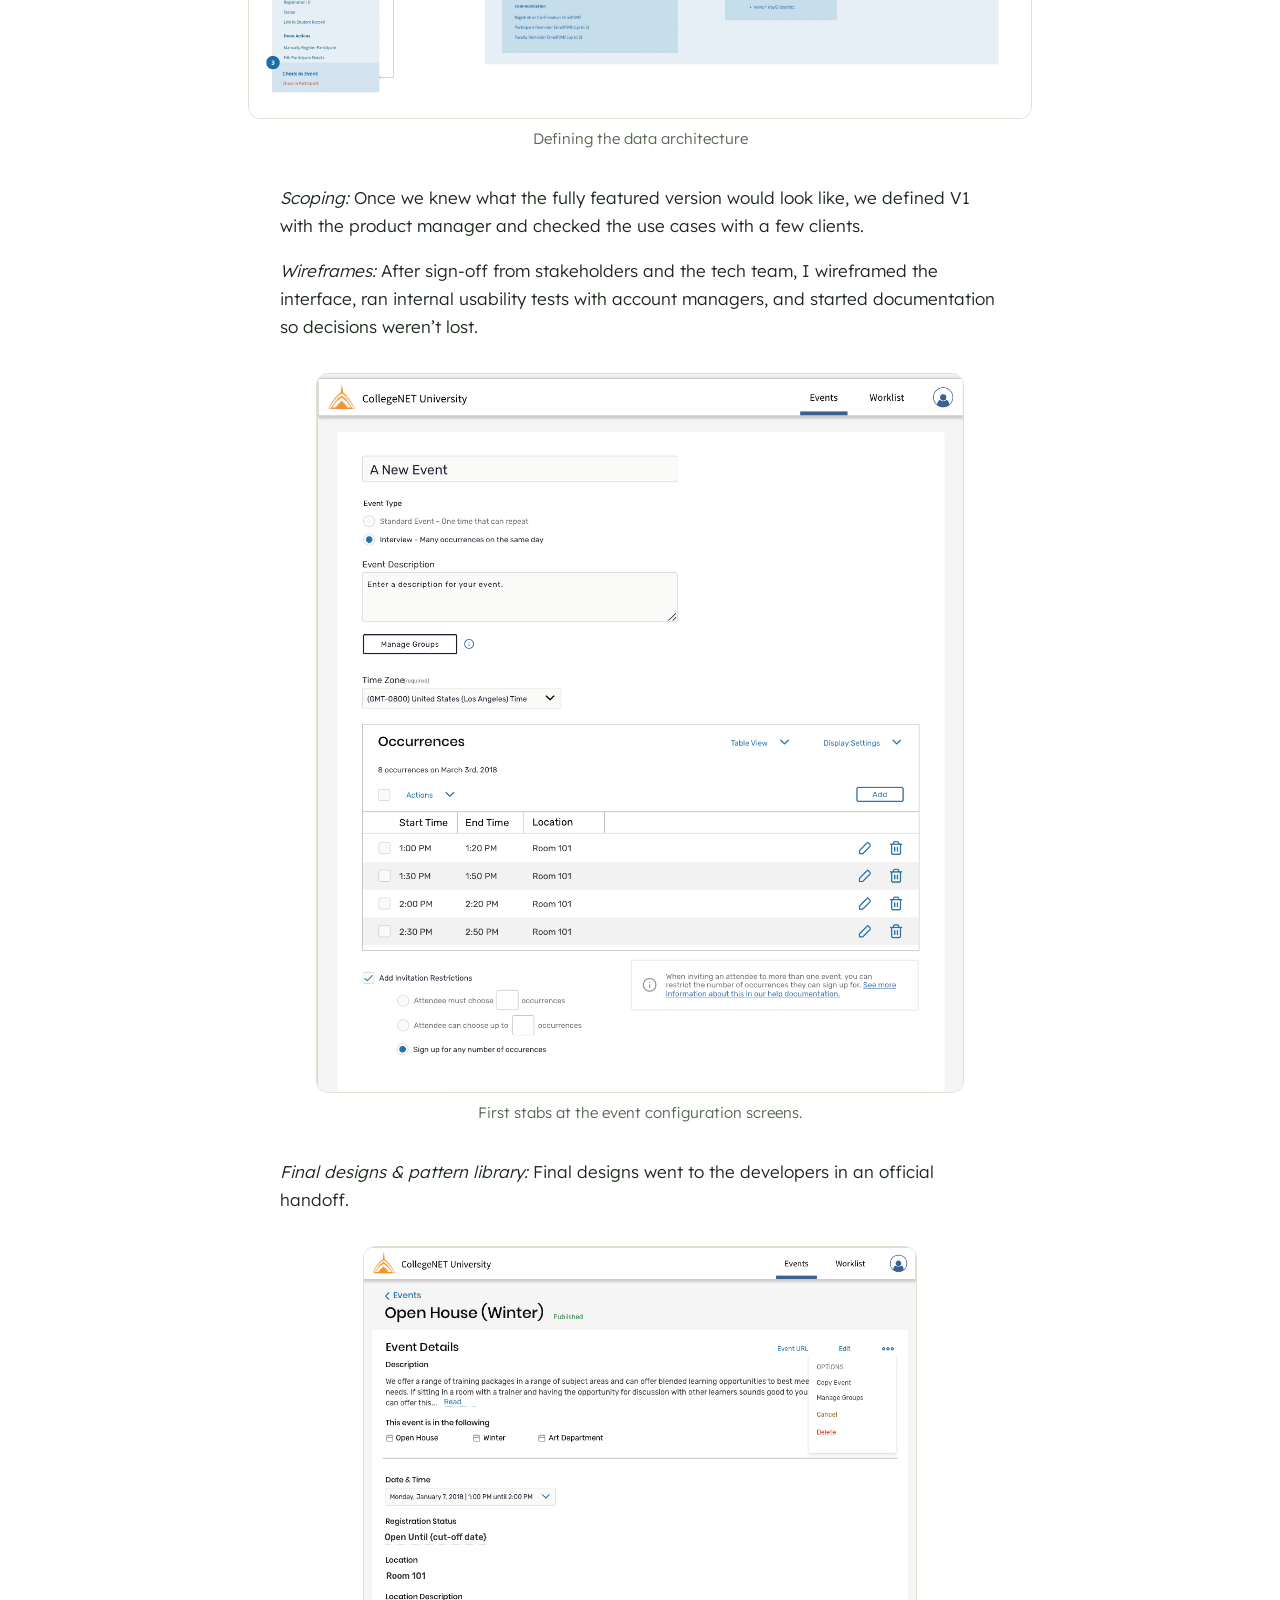
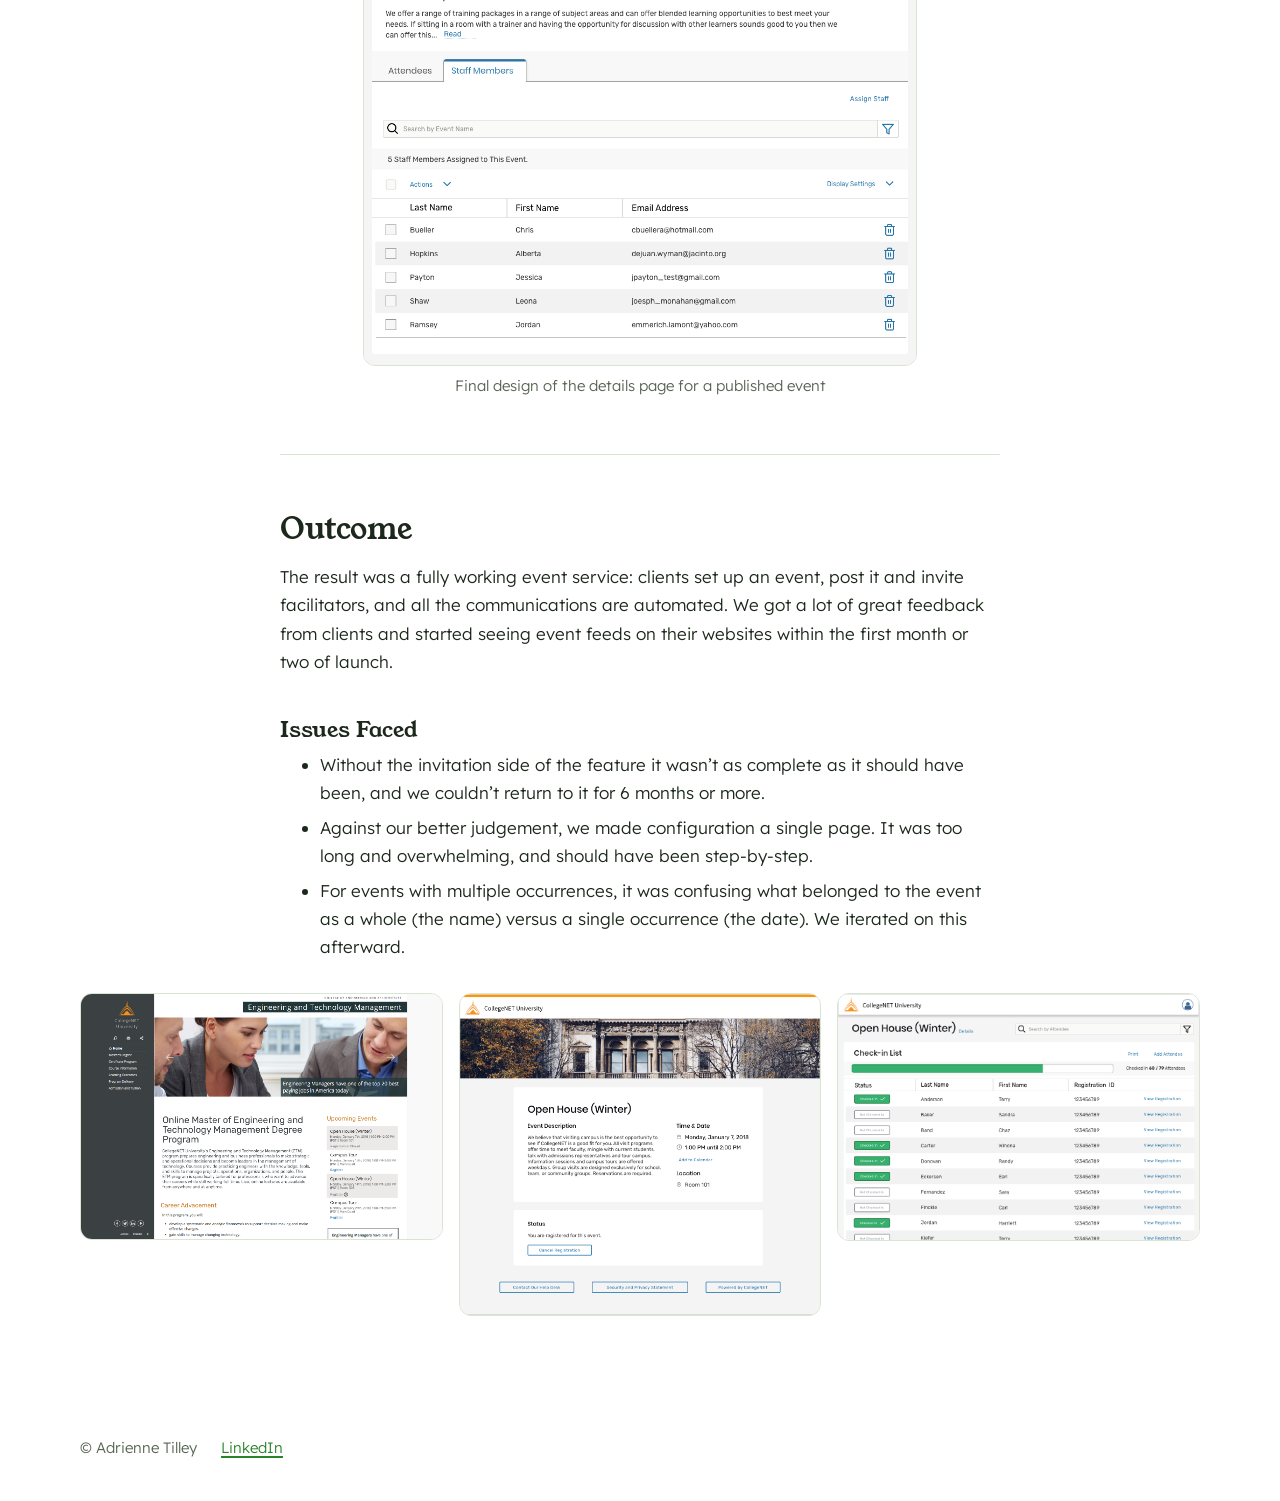
<file: case-study-cn/index.html>
<!doctype html>
<html lang="en">
<head>
<meta charset="utf-8">
<meta name="viewport" content="width=device-width, initial-scale=1">
<title>CollegeNET Case Study — Adrienne Tilley</title>
<meta name="description" content="CollegeNET case study: designing an event management feature for a college CRM.">
<meta property="og:title" content="CollegeNET Case Study — Adrienne Tilley">
<meta property="og:description" content="CollegeNET case study: designing an event management feature for a college CRM.">
<meta property="og:type" content="website">
<link rel="preconnect" href="https://fonts.googleapis.com">
<link rel="preconnect" href="https://fonts.gstatic.com" crossorigin>
<link rel="stylesheet" href="https://fonts.googleapis.com/css2?family=Lexend:wght@300;400;600&family=Young+Serif&display=swap">
<link rel="stylesheet" href="../style.css">
</head>
<body>
<header class="site-header"><div class="m-bar"><button type="button" class="m-open" aria-expanded="false" aria-controls="m-menu">Menu</button></div>
<div class="m-menu" id="m-menu" hidden>
  <div class="m-top"><button type="button" class="m-close"><svg aria-hidden="true" width="14" height="14" viewBox="0 0 14 14" fill="none" stroke="currentColor" stroke-width="2" stroke-linecap="round"><path d="M2 2l10 10M12 2L2 12"/></svg>Close</button></div>
  <nav class="m-links" aria-label="Main"><a href="../#work" class="m-item" aria-current="page">Work</a><a href="../#illustration" class="m-item">Illustration</a><a href="../#experience" class="m-item">Experience</a><a href="../about-me/" class="m-item">About</a><a href="https://www.linkedin.com/in/adrienne-tilley-713a1211a/" class="m-item">LinkedIn</a></nav>
</div>
<div class="top"><a class="brand" href="../">Adrienne Tilley</a><nav class="d-nav" aria-label="Main"><a href="../#work" aria-current="page">Work</a><a href="../#illustration">Illustration</a><a href="../#experience">Experience</a><a href="../about-me/">About</a><a href="https://www.linkedin.com/in/adrienne-tilley-713a1211a/">LinkedIn</a></nav></div>
</header>
<main class="inner">

<h1>CollegeNET Case Study</h1>
<p class="lede">At CollegeNET I worked on everything from building an application system from scratch to redesigning older legacy systems. This case study is one of many, but it shows how I work.</p>
<figure><a href="../images/admit-events-interface-1-155388.png" class="zoom"><img src="../images/admit-events-interface-1-155388.png" alt="Event management interface" loading="lazy"></a></figure>

<h2>The Problem</h2>
<p>College administrators needed to create campus events that fed back into a student’s record, instead of juggling separate systems (such as running things in Eventbrite and importing the data later). It had to fit into the CRM CollegeNET provides and handle everything from open houses (open registration, no cap) to interviews (known attendee, limited spots).</p>

<h2>Role and Team</h2>
<p>I was lead designer. My focus was my strength: information architecture, and working with the backend devs to define the system requirements. I was involved from requirements gathering through wireframes, visual design and final design review.</p>

<h2>Users and Audience</h2>
<ol>
  <li><strong>Administrators</strong>, our main users, set up events and want attendance data afterward, which feeds into the bigger picture of an applicant’s engagement with the college.</li>
  <li><strong>Facilitators</strong> need the attendee list at the event and a way to mark people as attended.</li>
  <li><strong>Attendees</strong> are prospective students who need to find events, register, get reminders, and have all the information they need in a timely way.</li>
</ol>
<figure><a href="../images/admit-legacy-155388.png" class="zoom"><img src="../images/admit-legacy-155388.png" alt="A peek at the legacy interface" loading="lazy"></a><figcaption>A peek at the legacy interface</figcaption></figure>

<hr>
<h2>Design Process</h2>
<p><em>Requirements:</em> I gathered user stories and use cases with the product manager and internal stakeholders to define a rough scope, then vetted it over a few rounds, ideally (but not always) followed by research to validate the direction.</p>
<figure><a href="../images/eventmanage-arch-155388.jpg" class="zoom"><img src="../images/eventmanage-arch-155388.jpg" alt="Event management architecture" loading="lazy"></a></figure>
<figure><a href="../images/admit-eventmanagement-155388.jpg" class="zoom"><img src="../images/admit-eventmanagement-155388.jpg" alt="Defining the data architecture" loading="lazy"></a><figcaption>Defining the data architecture</figcaption></figure>
<p><em>Scoping:</em> Once we knew what the fully featured version would look like, we defined V1 with the product manager and checked the use cases with a few clients.</p>
<p><em>Wireframes:</em> After sign-off from stakeholders and the tech team, I wireframed the interface, ran internal usability tests with account managers, and started documentation so decisions weren’t lost.</p>
<figure><a href="../images/screen-shot-2019-03-29-at-11-23-16-am-155388.png" class="zoom"><img src="../images/screen-shot-2019-03-29-at-11-23-16-am-155388.png" alt="First stabs at the event configuration screens." loading="lazy"></a><figcaption>First stabs at the event configuration screens.</figcaption></figure>
<p><em>Final designs &amp; pattern library:</em> Final designs went to the developers in an official handoff.</p>
<figure><a href="../images/admit-events-1-155388.png" class="zoom"><img src="../images/admit-events-1-155388.png" alt="Final design of the details page for a published event" loading="lazy"></a><figcaption>Final design of the details page for a published event</figcaption></figure>

<hr>
<h2>Outcome</h2>
<p>The result was a fully working event service: clients set up an event, post it and invite facilitators, and all the communications are automated. We got a lot of great feedback from clients and started seeing event feeds on their websites within the first month or two of launch.</p>

<h3>Issues Faced</h3>
<ul>
  <li>Without the invitation side of the feature it wasn’t as complete as it should have been, and we couldn’t return to it for 6 months or more.</li>
  <li>Against our better judgement, we made configuration a single page. It was too long and overwhelming, and should have been step-by-step.</li>
  <li>For events with multiple occurrences, it was confusing what belonged to the event as a whole (the name) versus a single occurrence (the date). We iterated on this afterward.</li>
</ul>
<div class="grid cols-3"><figure><a href="../images/event-collegesitemockup-155388.png" class="zoom"><img src="../images/event-collegesitemockup-155388.png" alt="" loading="lazy"></a></figure><figure><a href="../images/screen-shot-2019-03-29-at-11-43-00-am-155388.png" class="zoom"><img src="../images/screen-shot-2019-03-29-at-11-43-00-am-155388.png" alt="" loading="lazy"></a></figure><figure><a href="../images/admit-events-2-155388.png" class="zoom"><img src="../images/admit-events-2-155388.png" alt="" loading="lazy"></a></figure></div>

</main>
<footer class="site-footer">
  <span>© Adrienne Tilley</span>
  <a href="https://www.linkedin.com/in/adrienne-tilley-713a1211a/">LinkedIn</a>
</footer>
<script src="../site.js" defer></script>
</body>
</html>
</file>
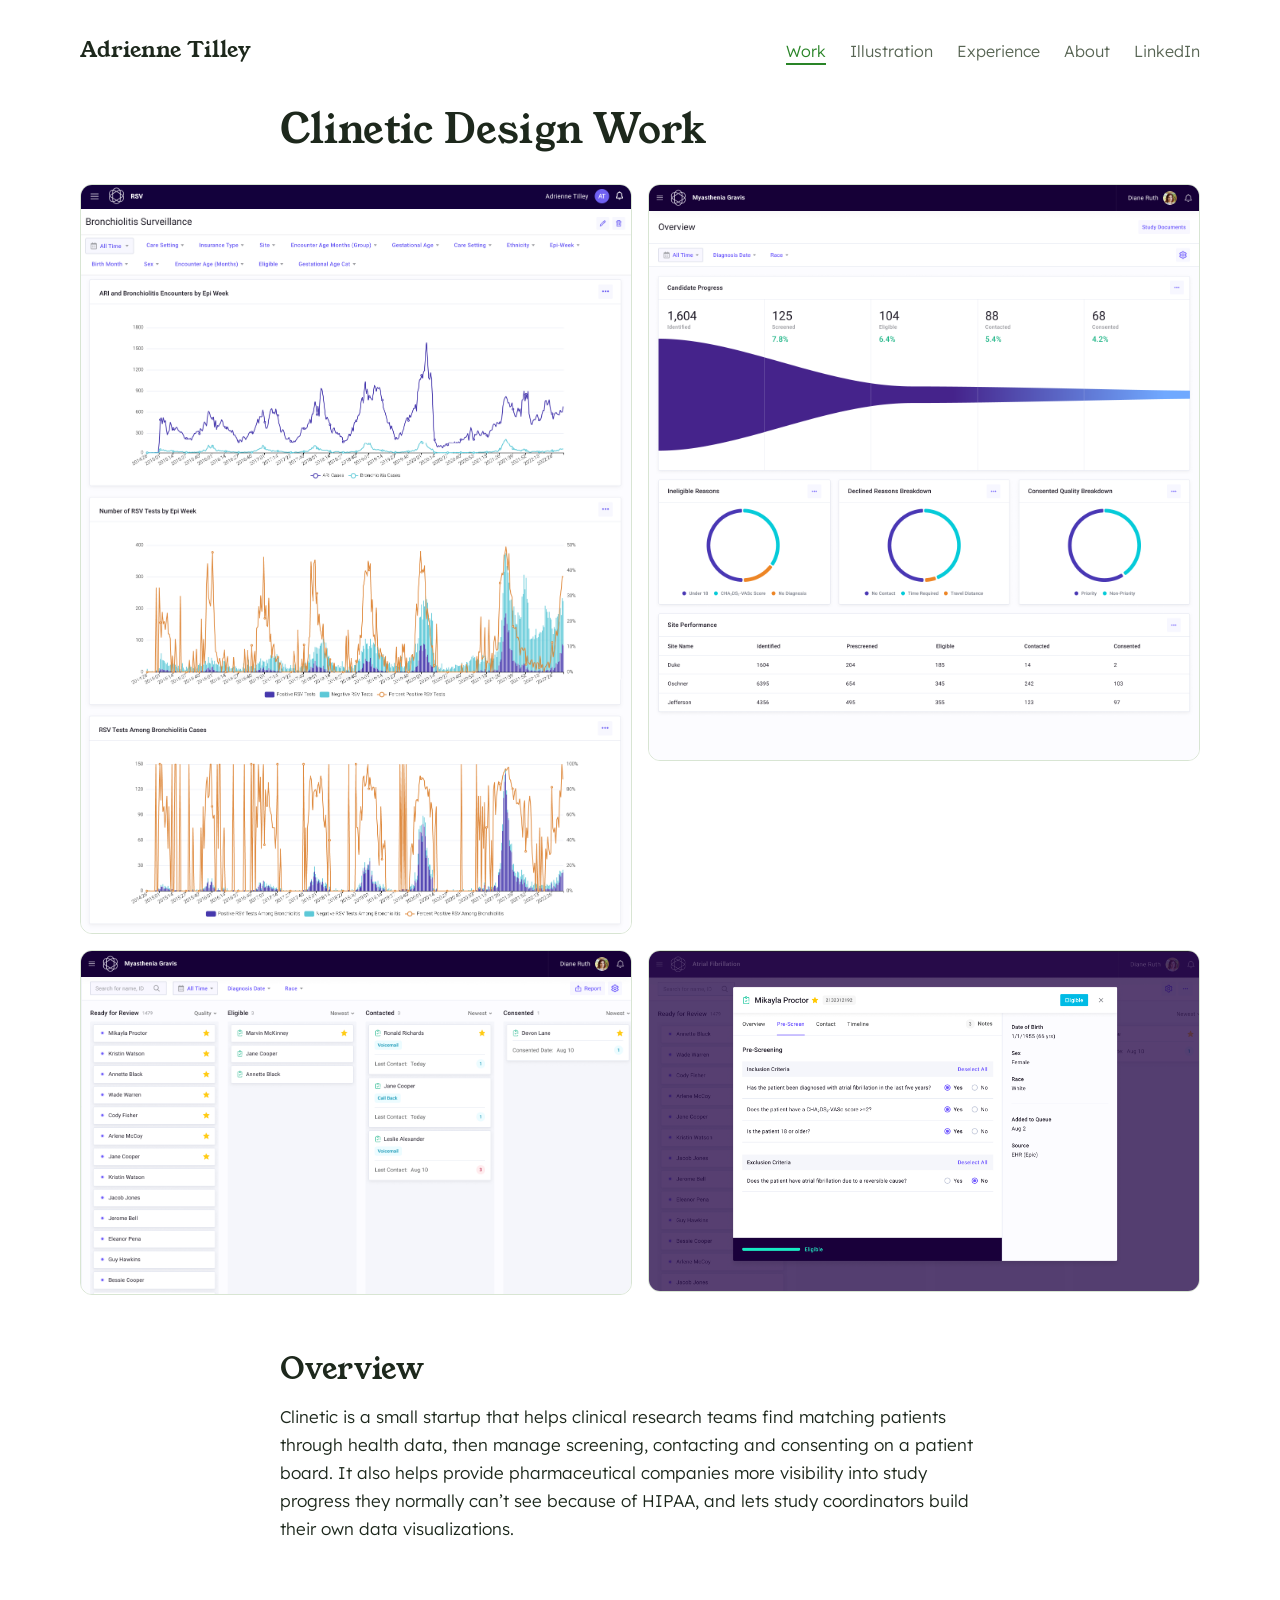
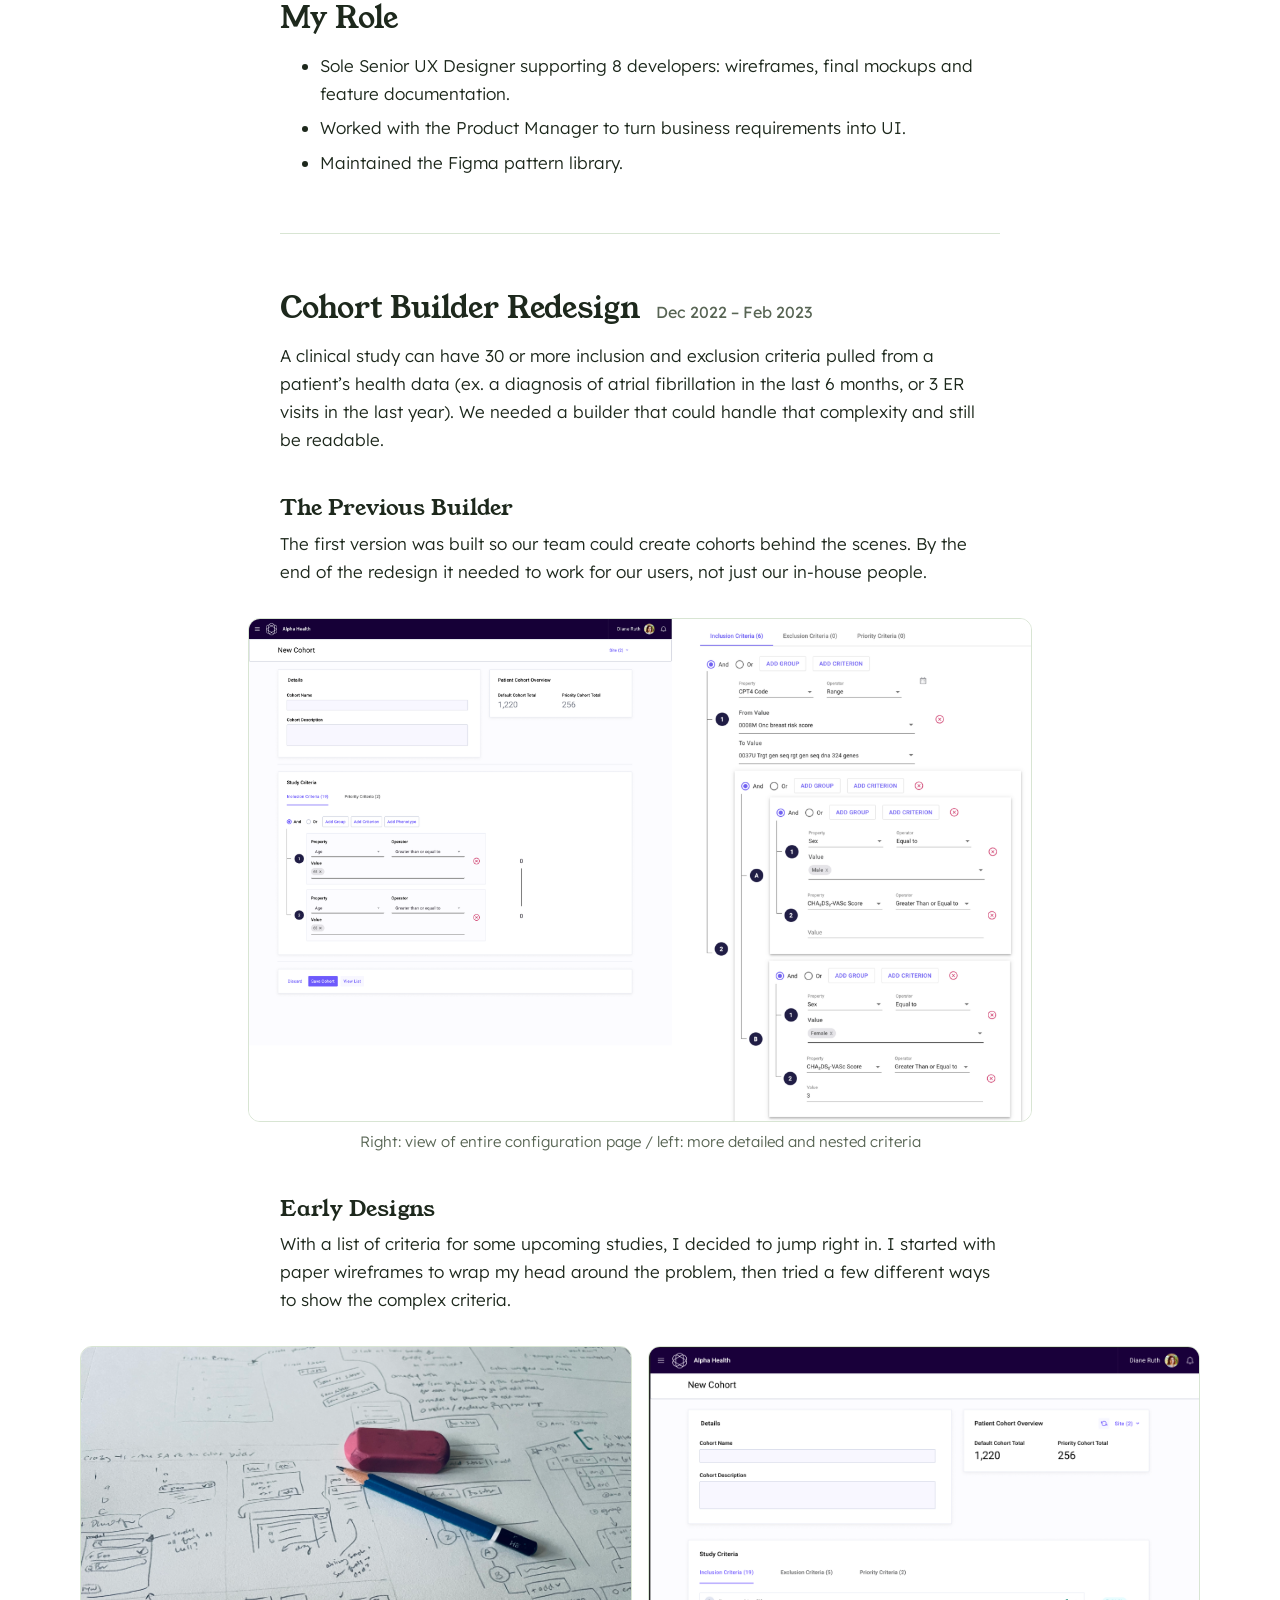
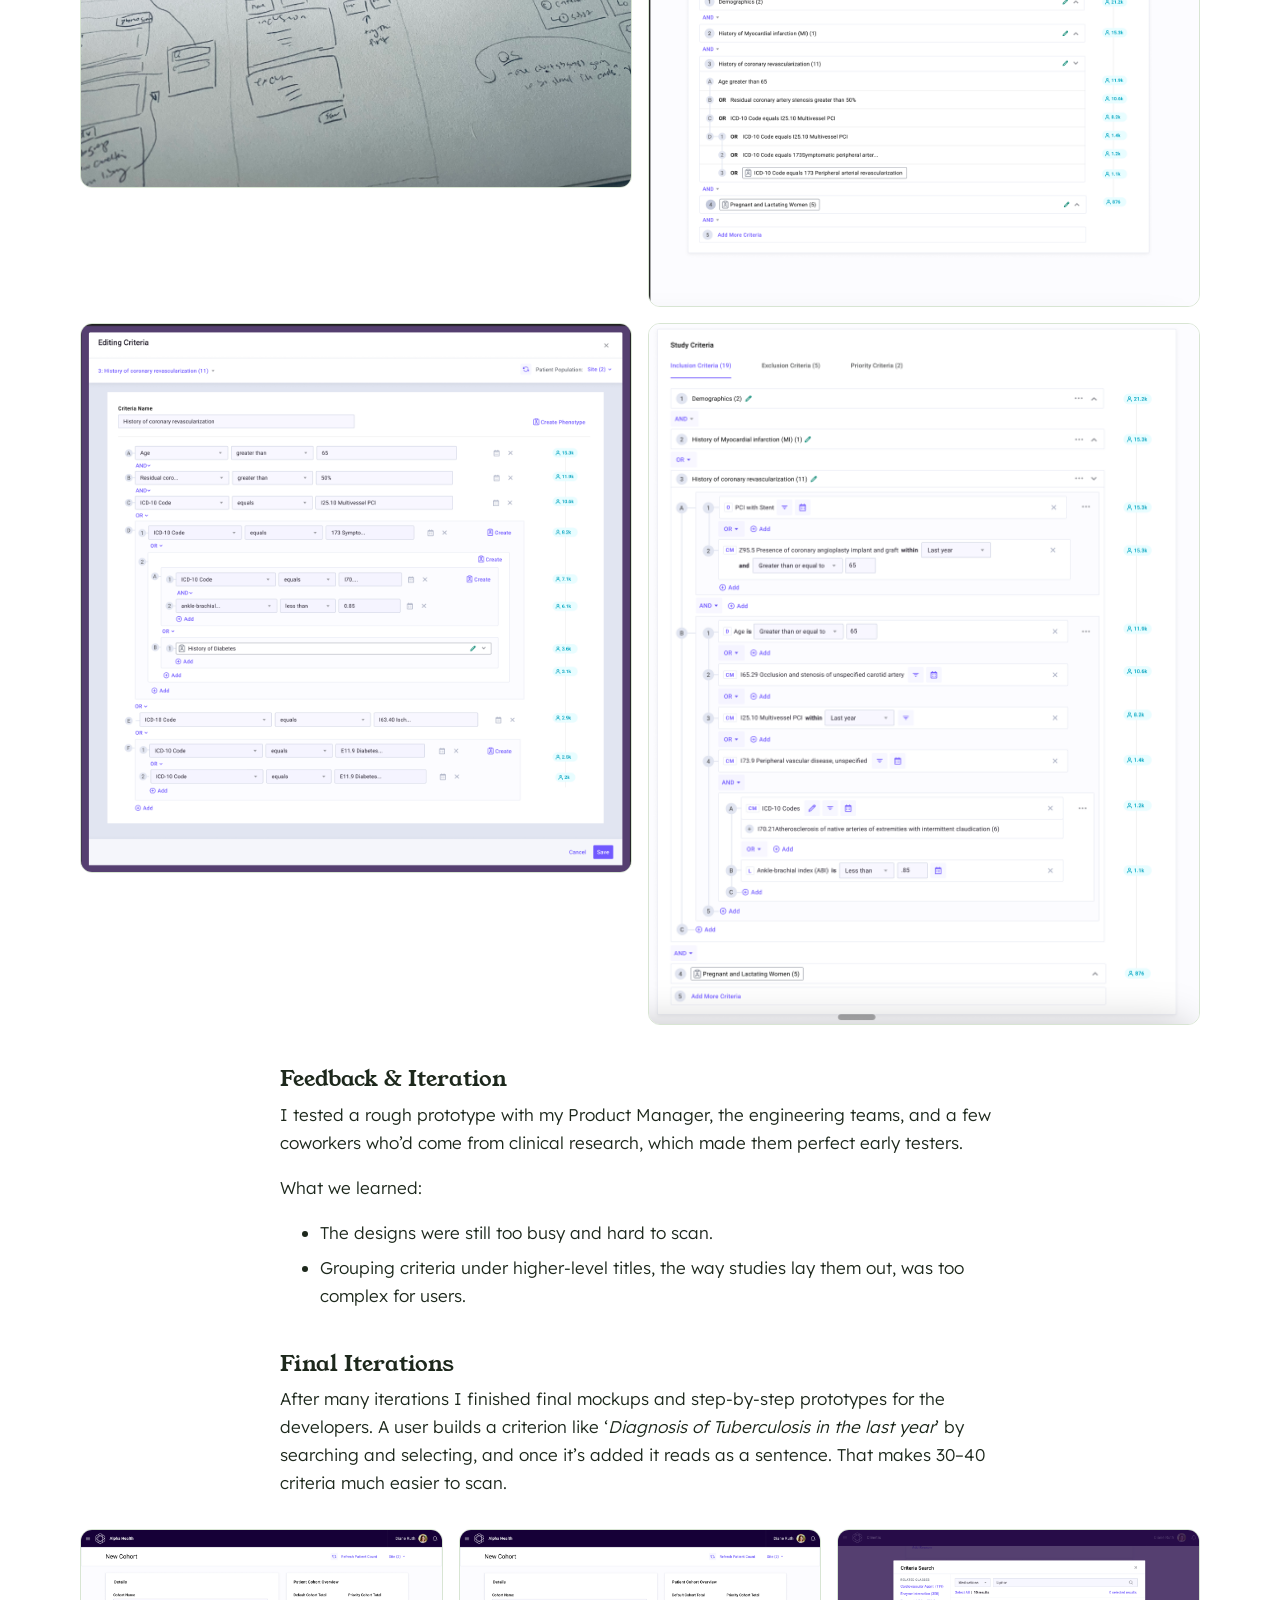
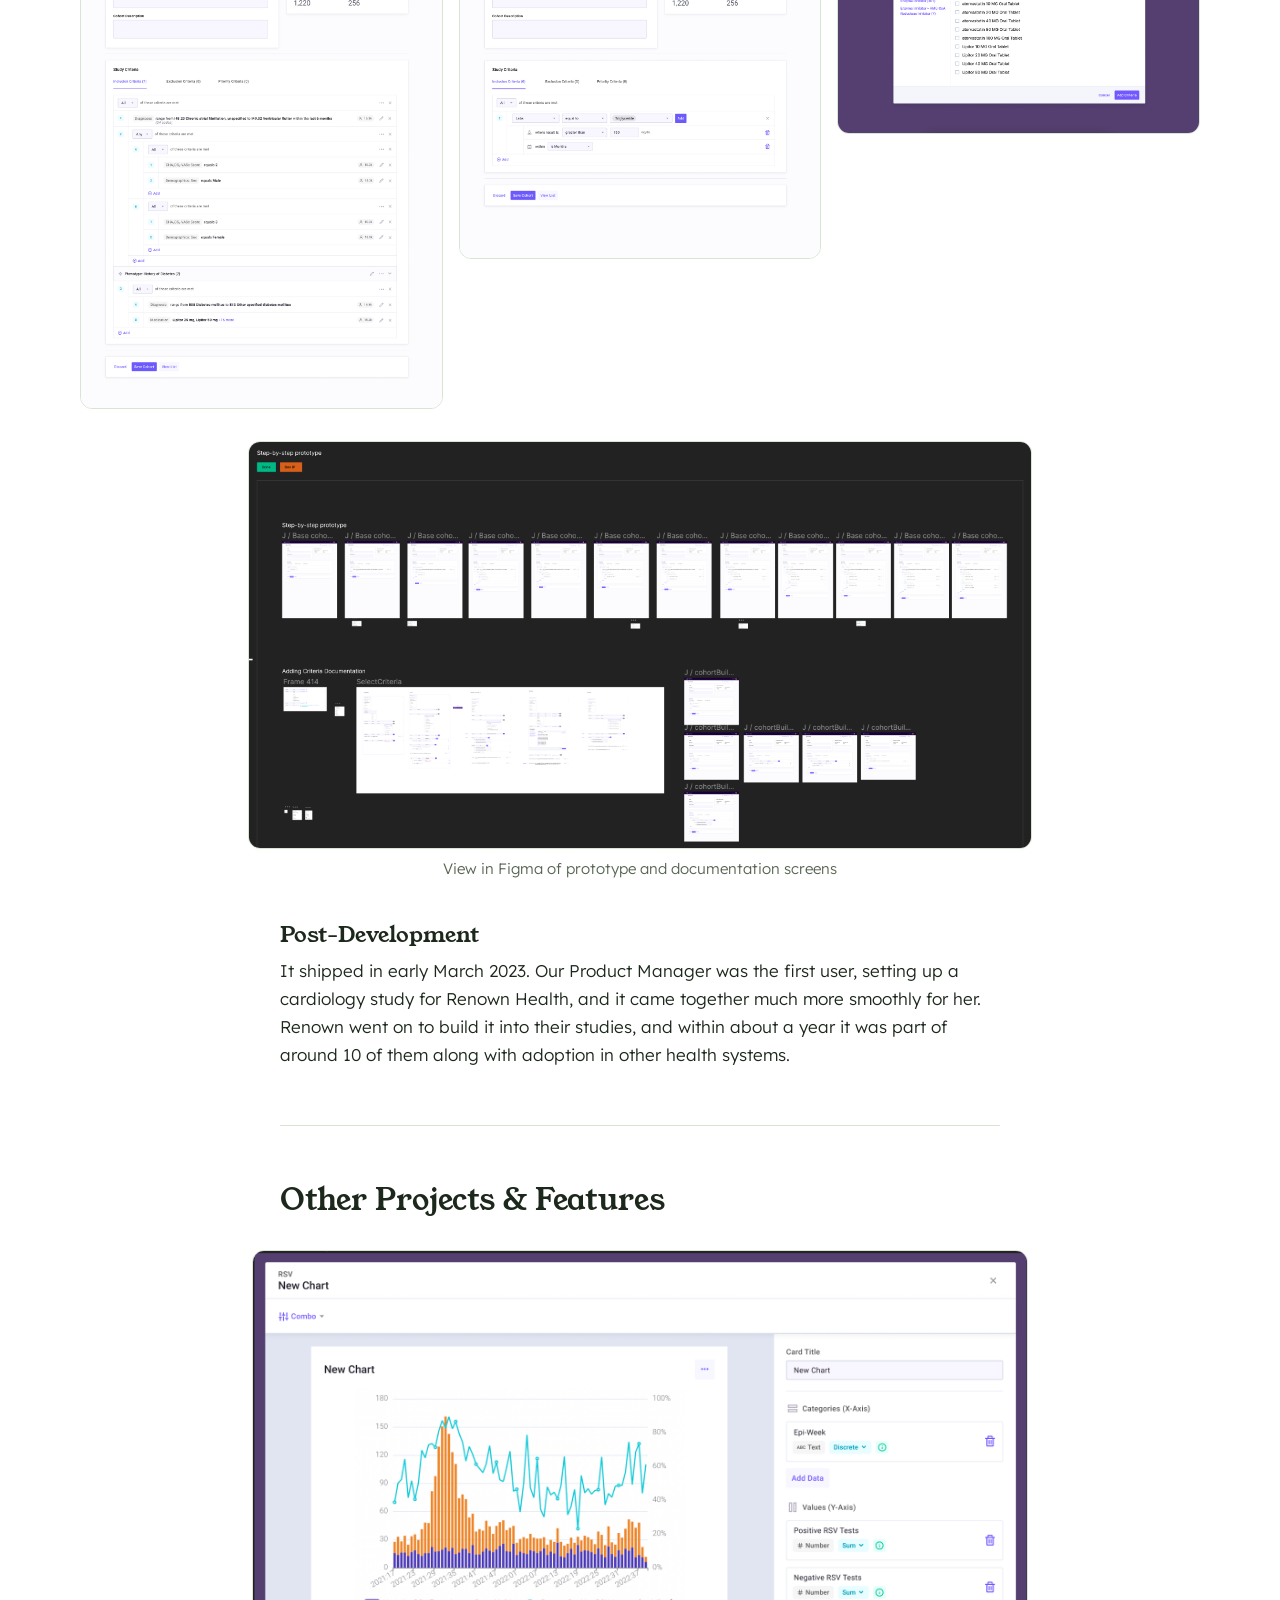
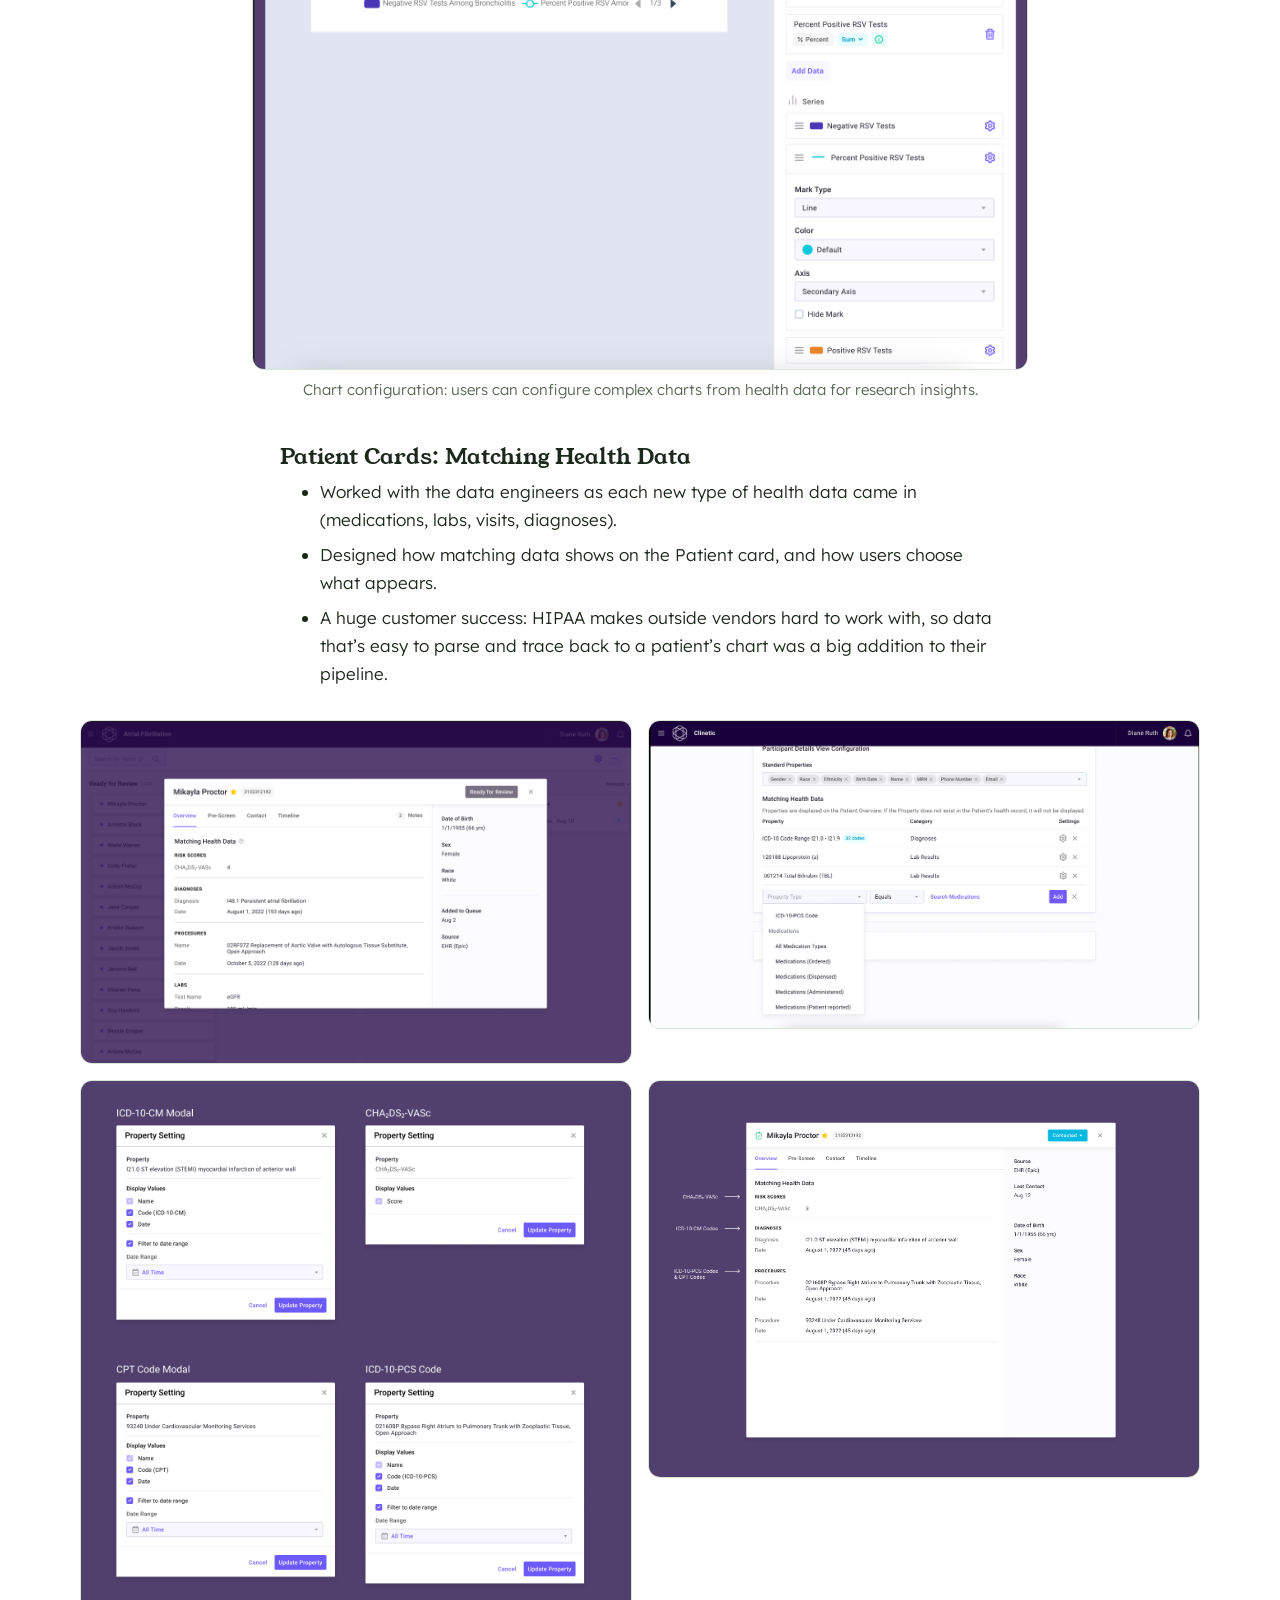
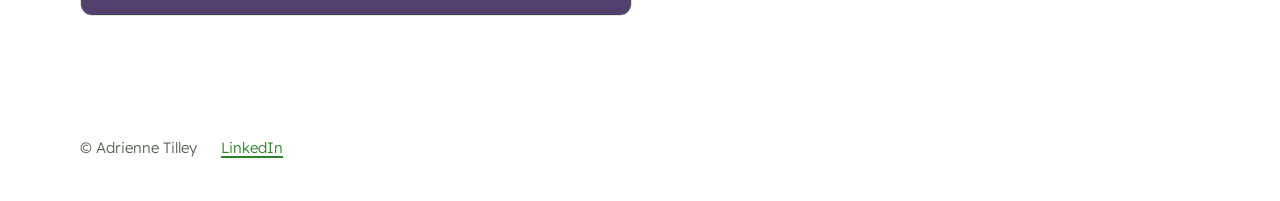
<file: clinetic/index.html>
<!doctype html>
<html lang="en">
<head>
<meta charset="utf-8">
<meta name="viewport" content="width=device-width, initial-scale=1">
<title>Clinetic — Adrienne Tilley</title>
<meta name="description" content="Clinetic case study: cohort builder redesign and clinical research tooling by Adrienne Tilley.">
<meta property="og:title" content="Clinetic — Adrienne Tilley">
<meta property="og:description" content="Clinetic case study: cohort builder redesign and clinical research tooling by Adrienne Tilley.">
<meta property="og:type" content="website">
<link rel="preconnect" href="https://fonts.googleapis.com">
<link rel="preconnect" href="https://fonts.gstatic.com" crossorigin>
<link rel="stylesheet" href="https://fonts.googleapis.com/css2?family=Lexend:wght@300;400;600&family=Young+Serif&display=swap">
<link rel="stylesheet" href="../style.css">
</head>
<body>
<header class="site-header"><div class="m-bar"><button type="button" class="m-open" aria-expanded="false" aria-controls="m-menu">Menu</button></div>
<div class="m-menu" id="m-menu" hidden>
  <div class="m-top"><button type="button" class="m-close"><svg aria-hidden="true" width="14" height="14" viewBox="0 0 14 14" fill="none" stroke="currentColor" stroke-width="2" stroke-linecap="round"><path d="M2 2l10 10M12 2L2 12"/></svg>Close</button></div>
  <nav class="m-links" aria-label="Main"><a href="../#work" class="m-item" aria-current="page">Work</a><a href="../#illustration" class="m-item">Illustration</a><a href="../#experience" class="m-item">Experience</a><a href="../about-me/" class="m-item">About</a><a href="https://www.linkedin.com/in/adrienne-tilley-713a1211a/" class="m-item">LinkedIn</a></nav>
</div>
<div class="top"><a class="brand" href="../">Adrienne Tilley</a><nav class="d-nav" aria-label="Main"><a href="../#work" aria-current="page">Work</a><a href="../#illustration">Illustration</a><a href="../#experience">Experience</a><a href="../about-me/">About</a><a href="https://www.linkedin.com/in/adrienne-tilley-713a1211a/">LinkedIn</a></nav></div>
</header>
<main class="inner">

<h1>Clinetic Design Work</h1>
<div class="grid cols-2"><figure><a href="../images/clinetic-dashboard-9d0827.png" class="zoom"><img src="../images/clinetic-dashboard-9d0827.png" alt="" loading="lazy"></a></figure><figure><a href="../images/pharmasponsorview-presentation-874948.png" class="zoom"><img src="../images/pharmasponsorview-presentation-874948.png" alt="" loading="lazy"></a></figure><figure><a href="../images/workqueue-presentation-eda017.png" class="zoom"><img src="../images/workqueue-presentation-eda017.png" alt="" loading="lazy"></a></figure><figure><a href="../images/screenshot-2023-03-10-at-2-27-17-pm-bf22cf.png" class="zoom"><img src="../images/screenshot-2023-03-10-at-2-27-17-pm-bf22cf.png" alt="" loading="lazy"></a></figure></div>

<h2>Overview</h2>
<p>Clinetic is a small startup that helps clinical research teams find matching patients through health data, then manage screening, contacting and consenting on a patient board. It also helps provide pharmaceutical companies more visibility into study progress they normally can’t see because of HIPAA, and lets study coordinators build their own data visualizations.</p>

<h2>My Role</h2>
<ul>
  <li>Sole Senior UX Designer supporting 8 developers: wireframes, final mockups and feature documentation.</li>
  <li>Worked with the Product Manager to turn business requirements into UI.</li>
  <li>Maintained the Figma pattern library.</li>
</ul>

<hr>
<h2>Cohort Builder Redesign <span class="dates-inline">Dec 2022 – Feb 2023</span></h2>
<p>A clinical study can have 30 or more inclusion and exclusion criteria pulled from a patient’s health data (ex. a diagnosis of atrial fibrillation in the last 6 months, or 3 ER visits in the last year). We needed a builder that could handle that complexity and still be readable.</p>

<h3>The Previous Builder</h3>
<p>The first version was built so our team could create cohorts behind the scenes. By the end of the redesign it needed to work for our users, not just our in-house people.</p>
<figure><a href="../images/clinetic-cohortbuilder-dcdd69.png" class="zoom"><img src="../images/clinetic-cohortbuilder-dcdd69.png" alt="Right: view of entire configuration page / left: more detailed and nested criteria" loading="lazy"></a><figcaption>Right: view of entire configuration page / left: more detailed and nested criteria</figcaption></figure>

<h3>Early Designs</h3>
<p>With a list of criteria for some upcoming studies, I decided to jump right in. I started with paper wireframes to wrap my head around the problem, then tried a few different ways to show the complex criteria.</p>
<div class="grid cols-2"><figure><a href="../images/img-3857-167848.png" class="zoom"><img src="../images/img-3857-167848.png" alt="" loading="lazy"></a></figure><figure><a href="../images/screenshot-2023-03-10-at-4-57-06-pm-167848.png" class="zoom"><img src="../images/screenshot-2023-03-10-at-4-57-06-pm-167848.png" alt="" loading="lazy"></a></figure><figure><a href="../images/screenshot-2023-03-10-at-4-57-28-pm-167848.png" class="zoom"><img src="../images/screenshot-2023-03-10-at-4-57-28-pm-167848.png" alt="" loading="lazy"></a></figure><figure><a href="../images/screenshot-2023-03-10-at-4-57-50-pm-167848.png" class="zoom"><img src="../images/screenshot-2023-03-10-at-4-57-50-pm-167848.png" alt="" loading="lazy"></a></figure></div>

<h3>Feedback &amp; Iteration</h3>
<p>I tested a rough prototype with my Product Manager, the engineering teams, and a few coworkers who’d come from clinical research, which made them perfect early testers.</p>
<p>What we learned:</p>
<ul>
  <li>The designs were still too busy and hard to scan.</li>
  <li>Grouping criteria under higher-level titles, the way studies lay them out, was too complex for users.</li>
</ul>

<h3>Final Iterations</h3>
<p>After many iterations I finished final mockups and step-by-step prototypes for the developers. A user builds a criterion like ‘<em>Diagnosis of Tuberculosis in the last year</em>’ by searching and selecting, and once it’s added it reads as a sentence. That makes 30–40 criteria much easier to scan.</p>
<div class="grid cols-3"><figure><a href="../images/phenotype-1-81d76f.png" class="zoom"><img src="../images/phenotype-1-81d76f.png" alt="" loading="lazy"></a></figure><figure><a href="../images/cohortbuilder-labs-167848.png" class="zoom"><img src="../images/cohortbuilder-labs-167848.png" alt="" loading="lazy"></a></figure><figure><a href="../images/screenshot-2023-03-10-at-2-29-23-pm-167853.png" class="zoom"><img src="../images/screenshot-2023-03-10-at-2-29-23-pm-167853.png" alt="" loading="lazy"></a></figure></div>
<figure><a href="../images/screenshot-2023-03-10-at-2-24-19-pm-b4af9d.png" class="zoom"><img src="../images/screenshot-2023-03-10-at-2-24-19-pm-b4af9d.png" alt="View in Figma of prototype and documentation screens" loading="lazy"></a><figcaption>View in Figma of prototype and documentation screens</figcaption></figure>

<h3>Post-Development</h3>
<p>It shipped in early March 2023. Our Product Manager was the first user, setting up a cardiology study for Renown Health, and it came together much more smoothly for her. Renown went on to build it into their studies, and within about a year it was part of around 10 of them along with adoption in other health systems.</p>

<hr>
<h2>Other Projects &amp; Features</h2>
<figure><a href="../images/screenshot-2023-03-10-at-2-25-50-pm-40cefb.png" class="zoom"><img src="../images/screenshot-2023-03-10-at-2-25-50-pm-40cefb.png" alt="Chart configuration: users can configure complex charts from health data for research insights." loading="lazy"></a><figcaption>Chart configuration: users can configure complex charts from health data for research insights.</figcaption></figure>

<h3>Patient Cards: Matching Health Data</h3>
<ul>
  <li>Worked with the data engineers as each new type of health data came in (medications, labs, visits, diagnoses).</li>
  <li>Designed how matching data shows on the Patient card, and how users choose what appears.</li>
  <li>A huge customer success: HIPAA makes outside vendors hard to work with, so data that’s easy to parse and trace back to a patient’s chart was a big addition to their pipeline.</li>
</ul>
<div class="grid cols-2"><figure><a href="../images/screenshot-2023-03-10-at-2-26-58-pm-167854.png" class="zoom"><img src="../images/screenshot-2023-03-10-at-2-26-58-pm-167854.png" alt="" loading="lazy"></a></figure><figure><a href="../images/screenshot-2023-03-10-at-2-29-12-pm-167854.png" class="zoom"><img src="../images/screenshot-2023-03-10-at-2-29-12-pm-167854.png" alt="" loading="lazy"></a></figure><figure><a href="../images/propertymodals-167854.png" class="zoom"><img src="../images/propertymodals-167854.png" alt="" loading="lazy"></a></figure><figure><a href="../images/patientcard-codes-167854.png" class="zoom"><img src="../images/patientcard-codes-167854.png" alt="" loading="lazy"></a></figure></div>

</main>
<footer class="site-footer">
  <span>© Adrienne Tilley</span>
  <a href="https://www.linkedin.com/in/adrienne-tilley-713a1211a/">LinkedIn</a>
</footer>
<script src="../site.js" defer></script>
</body>
</html>
</file>
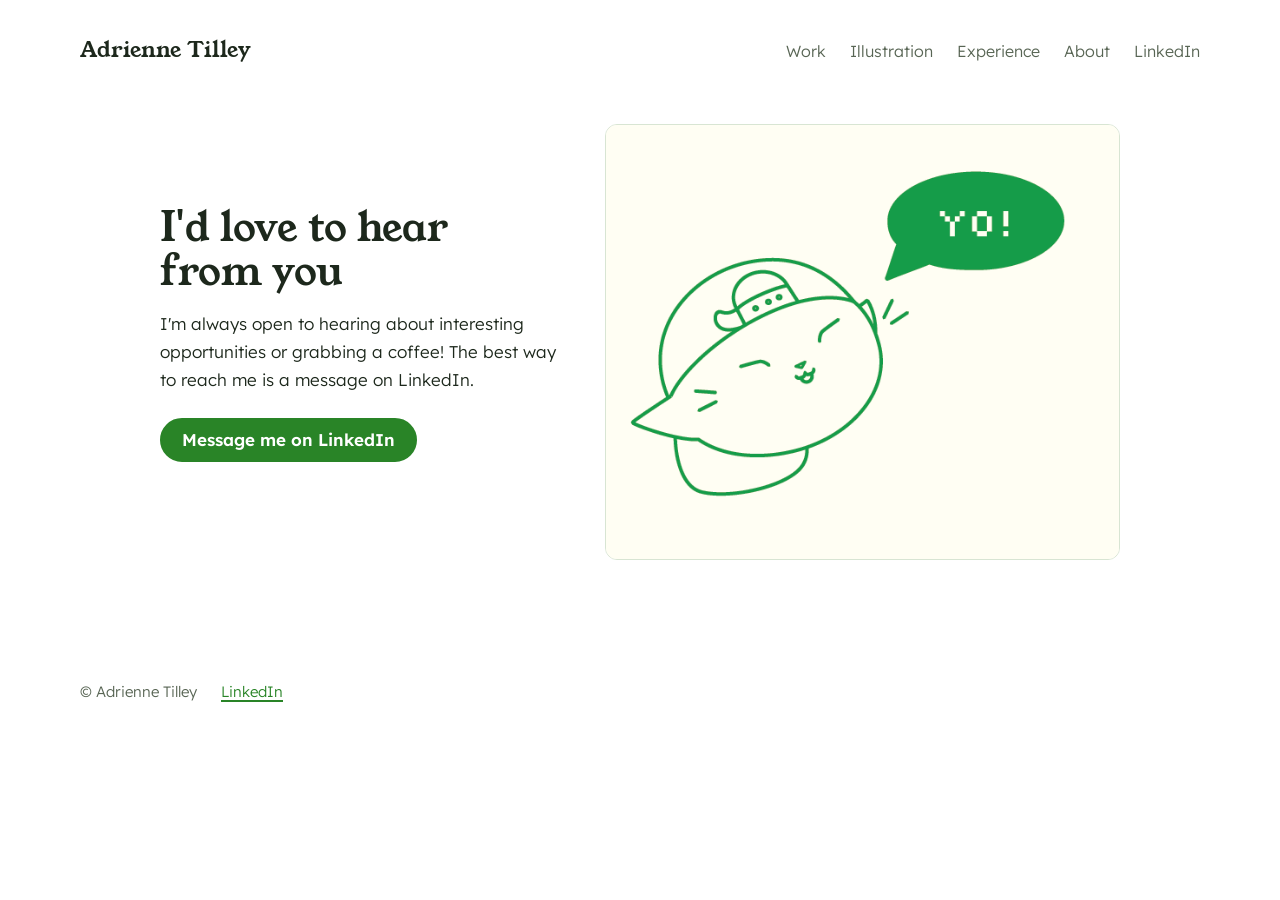
<file: contact-us/index.html>
<!doctype html>
<html lang="en">
<head>
<meta charset="utf-8">
<meta name="viewport" content="width=device-width, initial-scale=1">
<title>Contact — Adrienne Tilley</title>
<meta name="description" content="Get in touch with Adrienne Tilley.">
<meta property="og:title" content="Contact — Adrienne Tilley">
<meta property="og:description" content="Get in touch with Adrienne Tilley.">
<meta property="og:type" content="website">
<link rel="preconnect" href="https://fonts.googleapis.com">
<link rel="preconnect" href="https://fonts.gstatic.com" crossorigin>
<link rel="stylesheet" href="https://fonts.googleapis.com/css2?family=Lexend:wght@300;400;600&family=Young+Serif&display=swap">
<link rel="stylesheet" href="../style.css">
</head>
<body>
<header class="site-header"><div class="m-bar"><button type="button" class="m-open" aria-expanded="false" aria-controls="m-menu">Menu</button></div>
<div class="m-menu" id="m-menu" hidden>
  <div class="m-top"><button type="button" class="m-close"><svg aria-hidden="true" width="14" height="14" viewBox="0 0 14 14" fill="none" stroke="currentColor" stroke-width="2" stroke-linecap="round"><path d="M2 2l10 10M12 2L2 12"/></svg>Close</button></div>
  <nav class="m-links" aria-label="Main"><a href="../#work" class="m-item">Work</a><a href="../#illustration" class="m-item">Illustration</a><a href="../#experience" class="m-item">Experience</a><a href="../about-me/" class="m-item">About</a><a href="https://www.linkedin.com/in/adrienne-tilley-713a1211a/" class="m-item">LinkedIn</a></nav>
</div>
<div class="top"><a class="brand" href="../">Adrienne Tilley</a><nav class="d-nav" aria-label="Main"><a href="../#work">Work</a><a href="../#illustration">Illustration</a><a href="../#experience">Experience</a><a href="../about-me/">About</a><a href="https://www.linkedin.com/in/adrienne-tilley-713a1211a/">LinkedIn</a></nav></div>
</header>
<main class="inner">

<div class="about">
  <div>
    <h1>I'd love to hear from you</h1>
    <p>I'm always open to hearing about interesting opportunities or grabbing a coffee! The best way to reach me is a message on LinkedIn.</p>
    <p class="actions"><a class="btn" href="https://www.linkedin.com/in/adrienne-tilley-713a1211a/">Message me on LinkedIn</a></p>
  </div>
  <figure><a href="../images/site-contact-153109.png" class="zoom"><img src="../images/site-contact-153109.png" alt="Contact illustration" loading="lazy"></a></figure>
</div>

</main>
<footer class="site-footer">
  <span>© Adrienne Tilley</span>
  <a href="https://www.linkedin.com/in/adrienne-tilley-713a1211a/">LinkedIn</a>
</footer>
<script src="../site.js" defer></script>
</body>
</html>
</file>
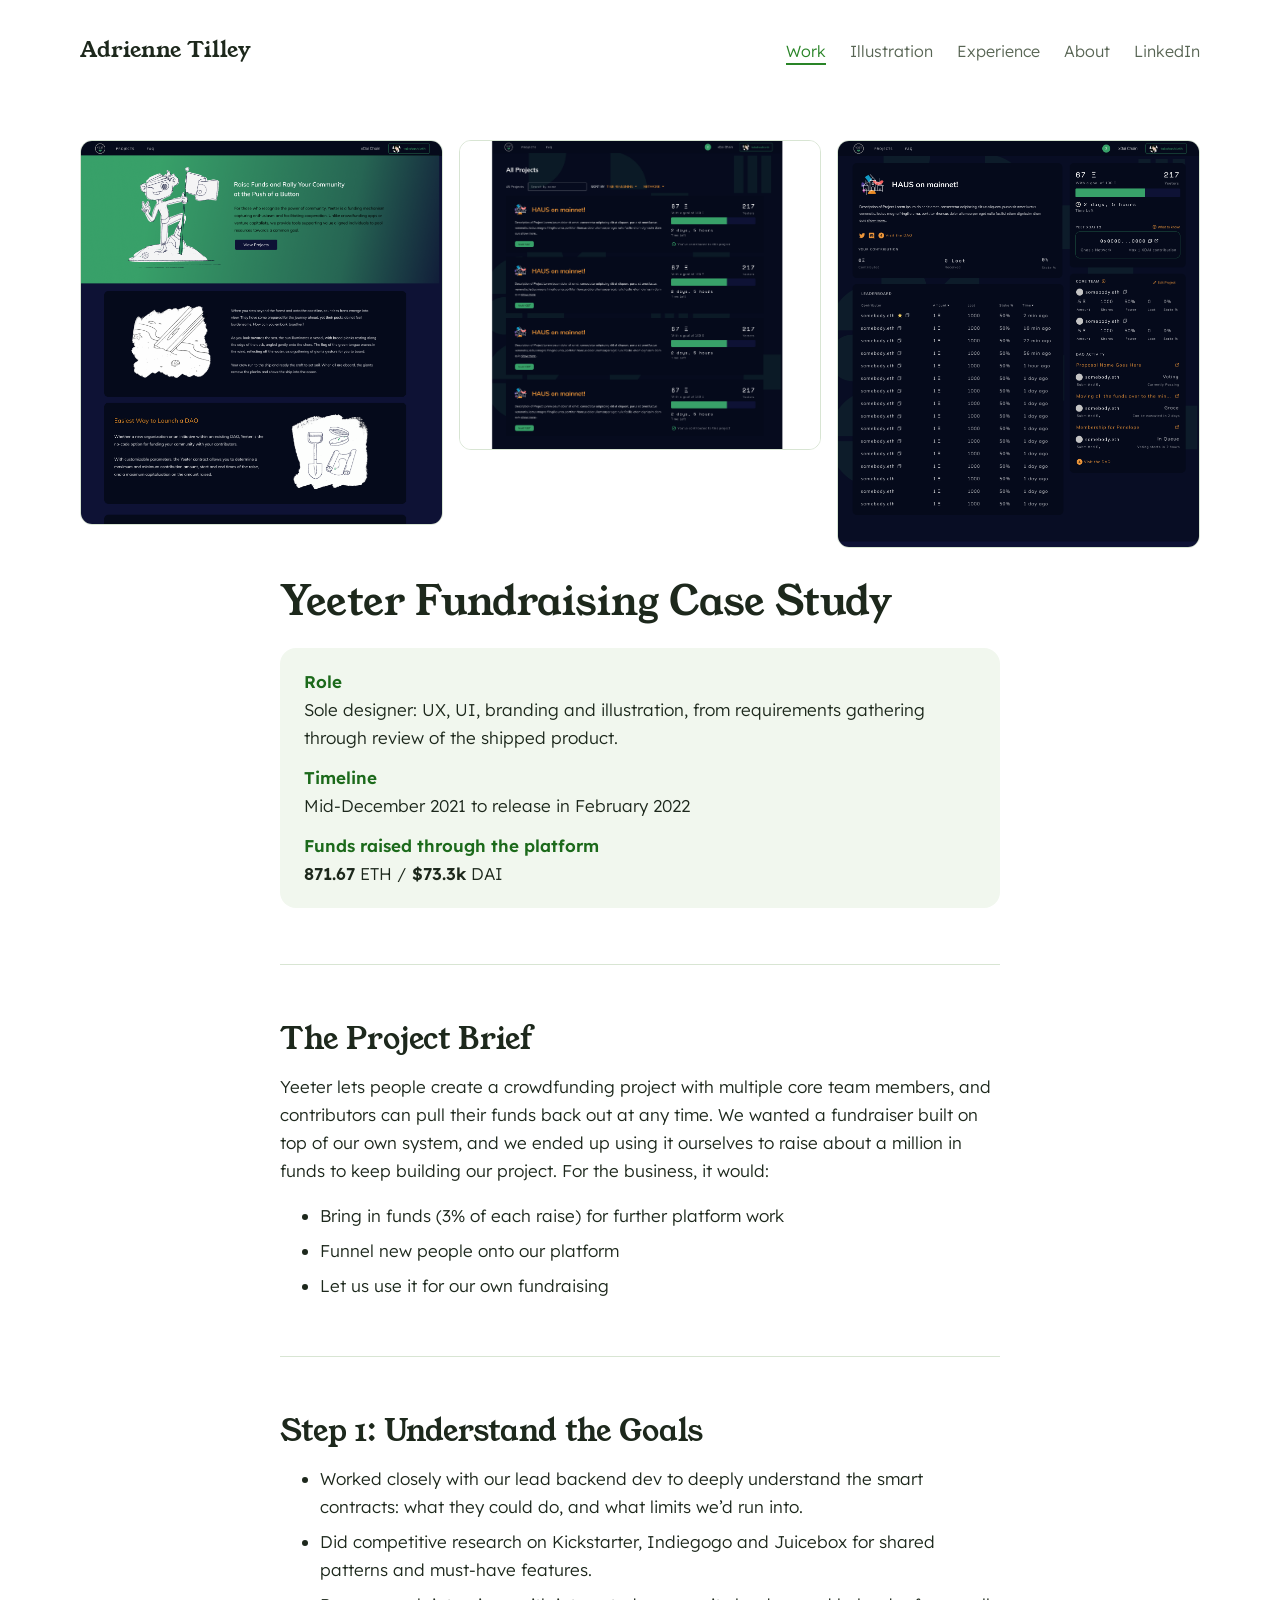
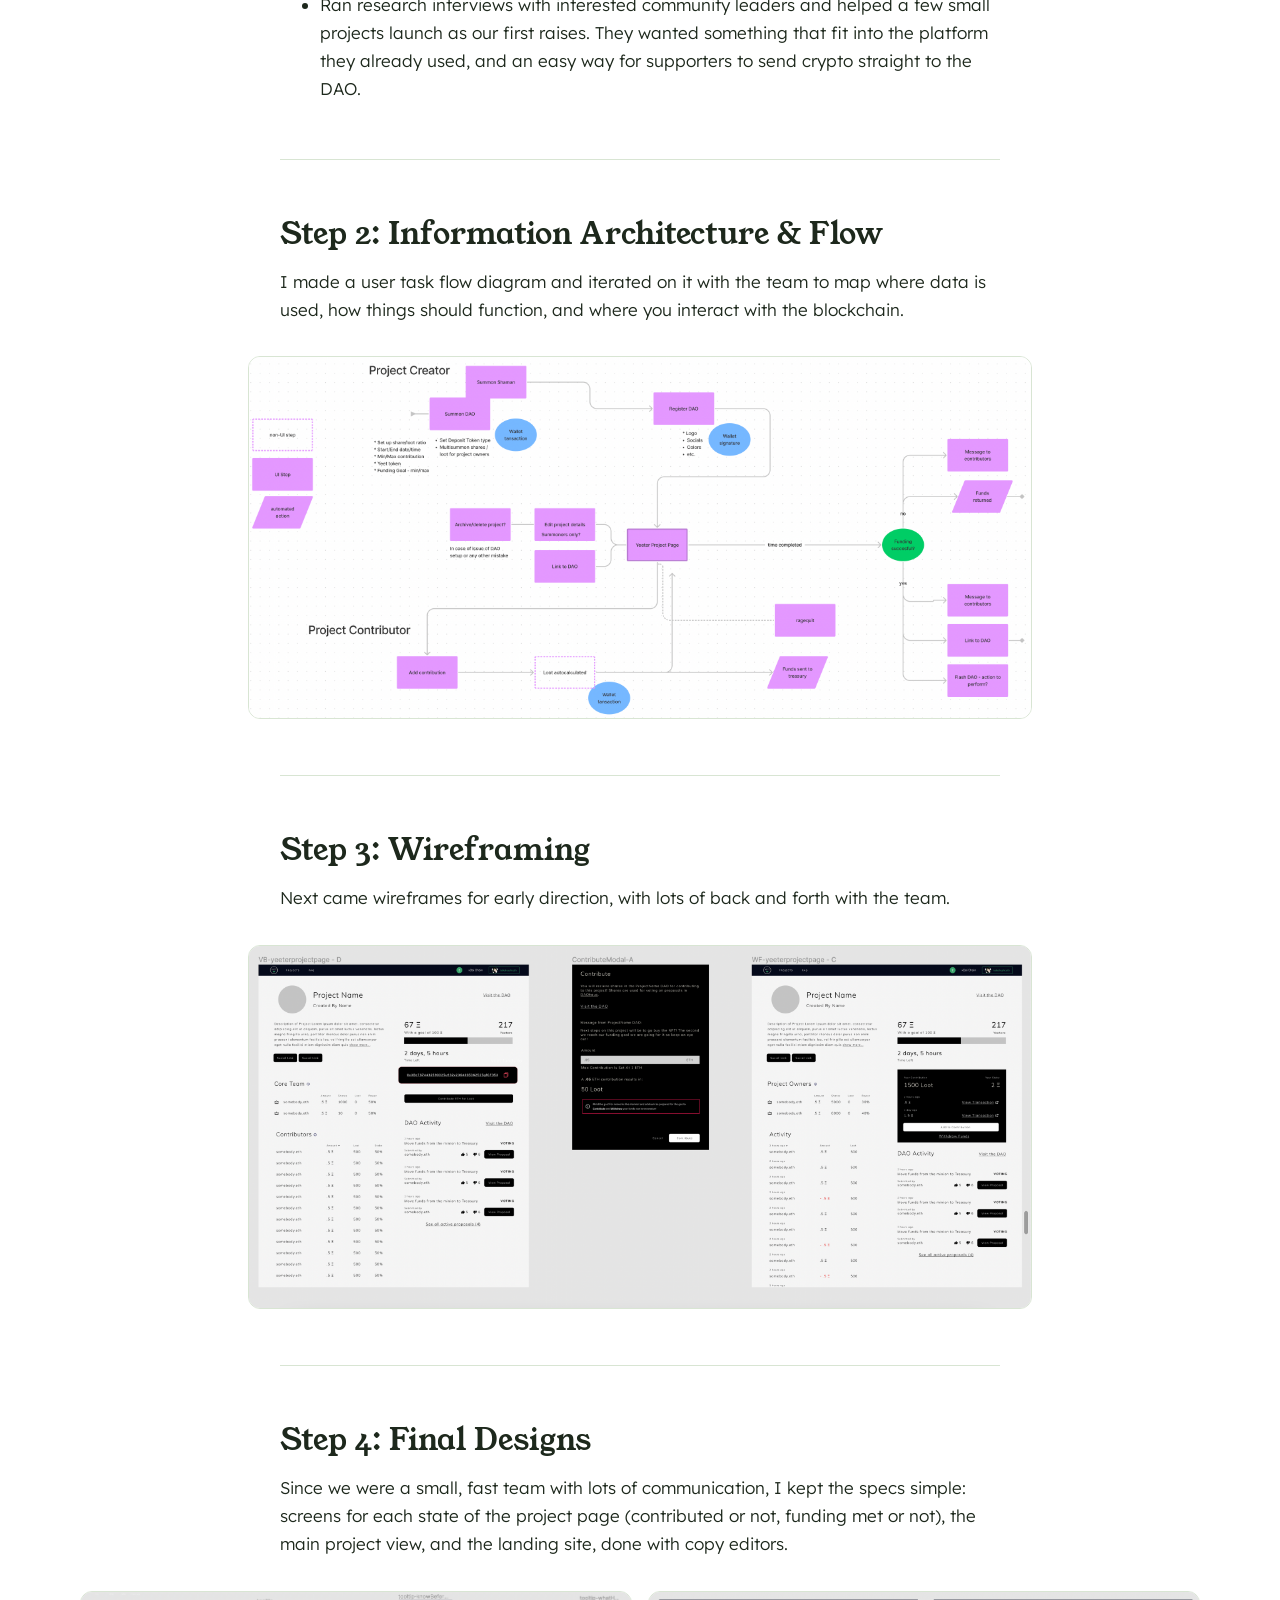
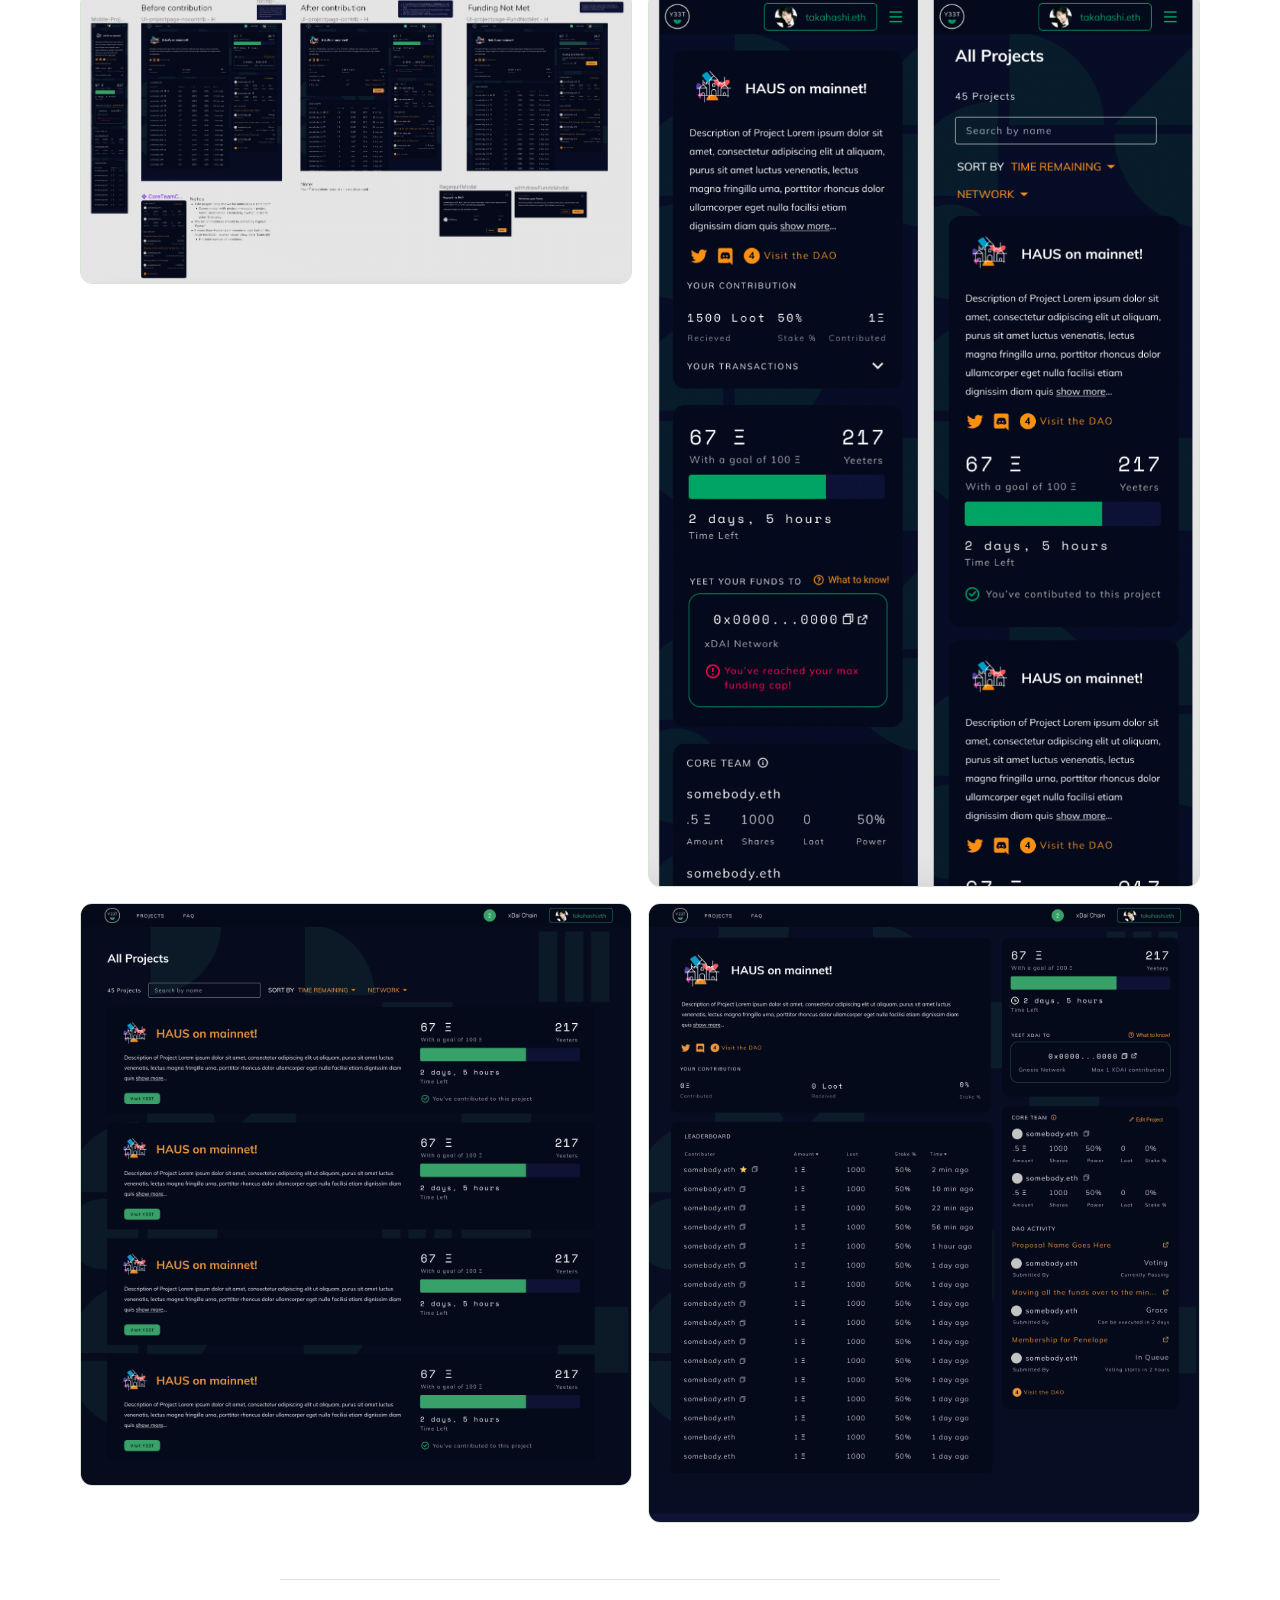
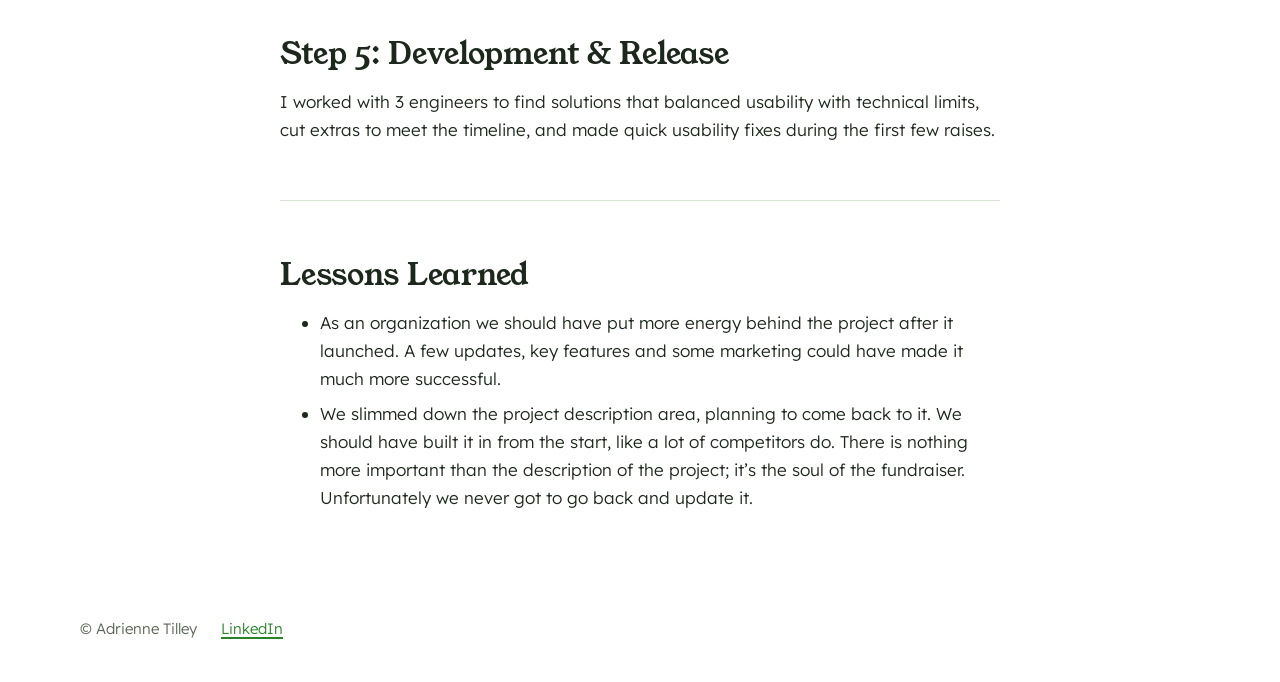
<file: daohausyeeter/index.html>
<!doctype html>
<html lang="en">
<head>
<meta charset="utf-8">
<meta name="viewport" content="width=device-width, initial-scale=1">
<title>Yeeter Fundraising Case Study — Adrienne Tilley</title>
<meta name="description" content="Yeeter: a web3 crowdfunding platform designed by Adrienne Tilley for DAOhaus.">
<meta property="og:title" content="Yeeter Fundraising Case Study — Adrienne Tilley">
<meta property="og:description" content="Yeeter: a web3 crowdfunding platform designed by Adrienne Tilley for DAOhaus.">
<meta property="og:type" content="website">
<link rel="preconnect" href="https://fonts.googleapis.com">
<link rel="preconnect" href="https://fonts.gstatic.com" crossorigin>
<link rel="stylesheet" href="https://fonts.googleapis.com/css2?family=Lexend:wght@300;400;600&family=Young+Serif&display=swap">
<link rel="stylesheet" href="../style.css">
</head>
<body>
<header class="site-header"><div class="m-bar"><button type="button" class="m-open" aria-expanded="false" aria-controls="m-menu">Menu</button></div>
<div class="m-menu" id="m-menu" hidden>
  <div class="m-top"><button type="button" class="m-close"><svg aria-hidden="true" width="14" height="14" viewBox="0 0 14 14" fill="none" stroke="currentColor" stroke-width="2" stroke-linecap="round"><path d="M2 2l10 10M12 2L2 12"/></svg>Close</button></div>
  <nav class="m-links" aria-label="Main"><a href="../#work" class="m-item" aria-current="page">Work</a><a href="../#illustration" class="m-item">Illustration</a><a href="../#experience" class="m-item">Experience</a><a href="../about-me/" class="m-item">About</a><a href="https://www.linkedin.com/in/adrienne-tilley-713a1211a/" class="m-item">LinkedIn</a></nav>
</div>
<div class="top"><a class="brand" href="../">Adrienne Tilley</a><nav class="d-nav" aria-label="Main"><a href="../#work" aria-current="page">Work</a><a href="../#illustration">Illustration</a><a href="../#experience">Experience</a><a href="../about-me/">About</a><a href="https://www.linkedin.com/in/adrienne-tilley-713a1211a/">LinkedIn</a></nav></div>
</header>
<main class="inner">

<div class="grid cols-3"><figure><a href="../images/frame-3-165593.png" class="zoom"><img src="../images/frame-3-165593.png" alt="" loading="lazy"></a></figure><figure><a href="../images/frame-2-165593.png" class="zoom"><img src="../images/frame-2-165593.png" alt="" loading="lazy"></a></figure><figure><a href="../images/ui-projectpage-nocontrib-h-165593.png" class="zoom"><img src="../images/ui-projectpage-nocontrib-h-165593.png" alt="" loading="lazy"></a></figure></div>

<h1>Yeeter Fundraising Case Study</h1>
<dl class="facts">
  <div><dt>Role</dt><dd>Sole designer: UX, UI, branding and illustration, from requirements gathering through review of the shipped product.</dd></div>
  <div><dt>Timeline</dt><dd>Mid-December 2021 to release in February 2022</dd></div>
  <div><dt>Funds raised through the platform</dt><dd><strong>871.67</strong> ETH / <strong>$73.3k</strong> DAI</dd></div>
</dl>

<hr>
<h2>The Project Brief</h2>
<p>Yeeter lets people create a crowdfunding project with multiple core team members, and contributors can pull their funds back out at any time. We wanted a fundraiser built on top of our own system, and we ended up using it ourselves to raise about a million in funds to keep building our project. For the business, it would:</p>
<ul>
  <li>Bring in funds (3% of each raise) for further platform work</li>
  <li>Funnel new people onto our platform</li>
  <li>Let us use it for our own fundraising</li>
</ul>

<hr>
<h2>Step 1: Understand the Goals</h2>
<ul>
  <li>Worked closely with our lead backend dev to deeply understand the smart contracts: what they could do, and what limits we’d run into.</li>
  <li>Did competitive research on Kickstarter, Indiegogo and Juicebox for shared patterns and must-have features.</li>
  <li>Ran research interviews with interested community leaders and helped a few small projects launch as our first raises. They wanted something that fit into the platform they already used, and an easy way for supporters to send crypto straight to the DAO.</li>
</ul>

<hr>
<h2>Step 2: Information Architecture &amp; Flow</h2>
<p>I made a user task flow diagram and iterated on it with the team to map where data is used, how things should function, and where you interact with the blockchain.</p>
<figure><a href="../images/screen-shot-2022-06-20-at-1-23-12-pm-1961ad.png" class="zoom"><img src="../images/screen-shot-2022-06-20-at-1-23-12-pm-1961ad.png" alt="User task flow diagram" loading="lazy"></a></figure>

<hr>
<h2>Step 3: Wireframing</h2>
<p>Next came wireframes for early direction, with lots of back and forth with the team.</p>
<figure><a href="../images/screen-shot-2022-06-20-at-1-25-19-pm-1f809b.png" class="zoom"><img src="../images/screen-shot-2022-06-20-at-1-25-19-pm-1f809b.png" alt="Wireframes" loading="lazy"></a></figure>

<hr>
<h2>Step 4: Final Designs</h2>
<p>Since we were a small, fast team with lots of communication, I kept the specs simple: screens for each state of the project page (contributed or not, funding met or not), the main project view, and the landing site, done with copy editors.</p>
<div class="grid cols-2"><figure><a href="../images/screen-shot-2022-06-20-at-1-28-39-pm-165575.png" class="zoom"><img src="../images/screen-shot-2022-06-20-at-1-28-39-pm-165575.png" alt="" loading="lazy"></a></figure><figure><a href="../images/screen-shot-2022-06-20-at-1-31-40-pm-165575.png" class="zoom"><img src="../images/screen-shot-2022-06-20-at-1-31-40-pm-165575.png" alt="" loading="lazy"></a></figure><figure><a href="../images/ui-all-projects-a-165575.png" class="zoom"><img src="../images/ui-all-projects-a-165575.png" alt="" loading="lazy"></a></figure><figure><a href="../images/ui-projectpage-nocontrib-h-165575.png" class="zoom"><img src="../images/ui-projectpage-nocontrib-h-165575.png" alt="" loading="lazy"></a></figure></div>

<hr>
<h2>Step 5: Development &amp; Release</h2>
<p>I worked with 3 engineers to find solutions that balanced usability with technical limits, cut extras to meet the timeline, and made quick usability fixes during the first few raises.</p>

<hr>
<h2>Lessons Learned</h2>
<ul>
  <li>As an organization we should have put more energy behind the project after it launched. A few updates, key features and some marketing could have made it much more successful.</li>
  <li>We slimmed down the project description area, planning to come back to it. We should have built it in from the start, like a lot of competitors do. There is nothing more important than the description of the project; it’s the soul of the fundraiser. Unfortunately we never got to go back and update it.</li>
</ul>

</main>
<footer class="site-footer">
  <span>© Adrienne Tilley</span>
  <a href="https://www.linkedin.com/in/adrienne-tilley-713a1211a/">LinkedIn</a>
</footer>
<script src="../site.js" defer></script>
</body>
</html>
</file>
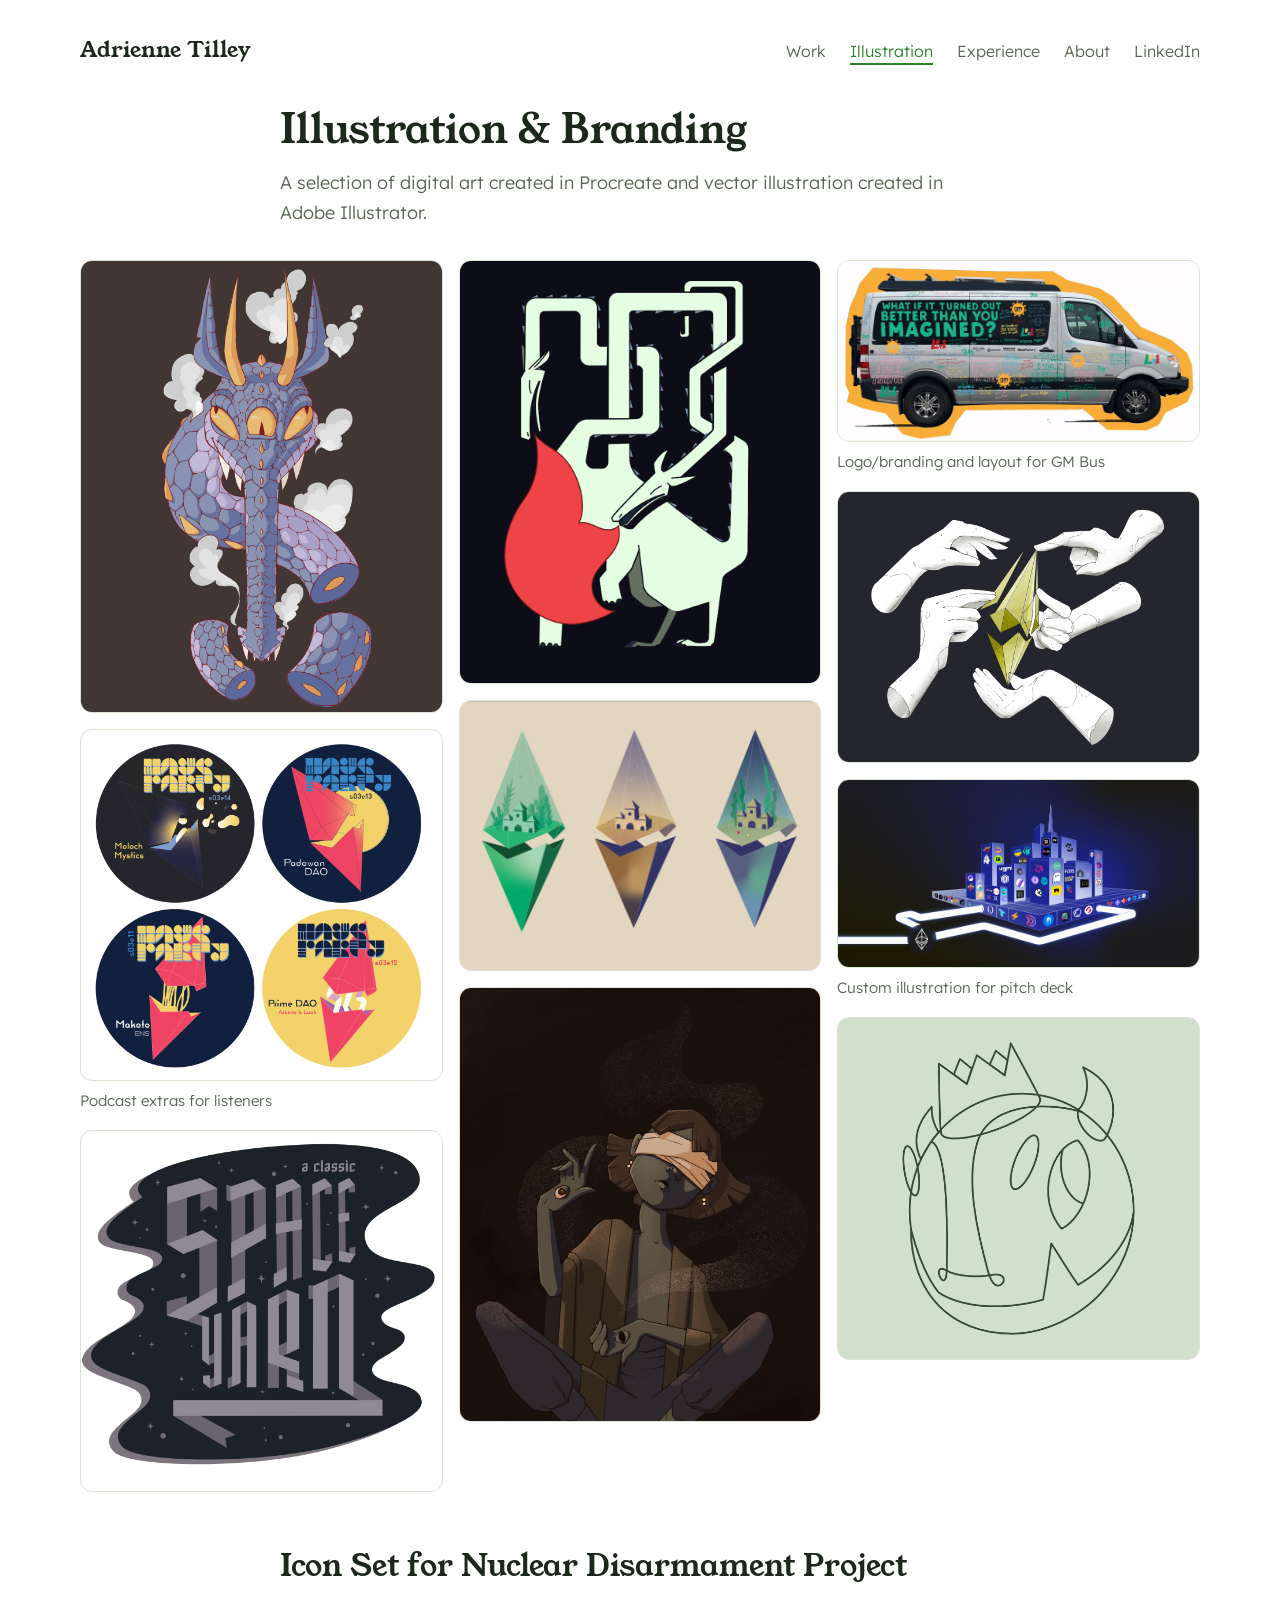
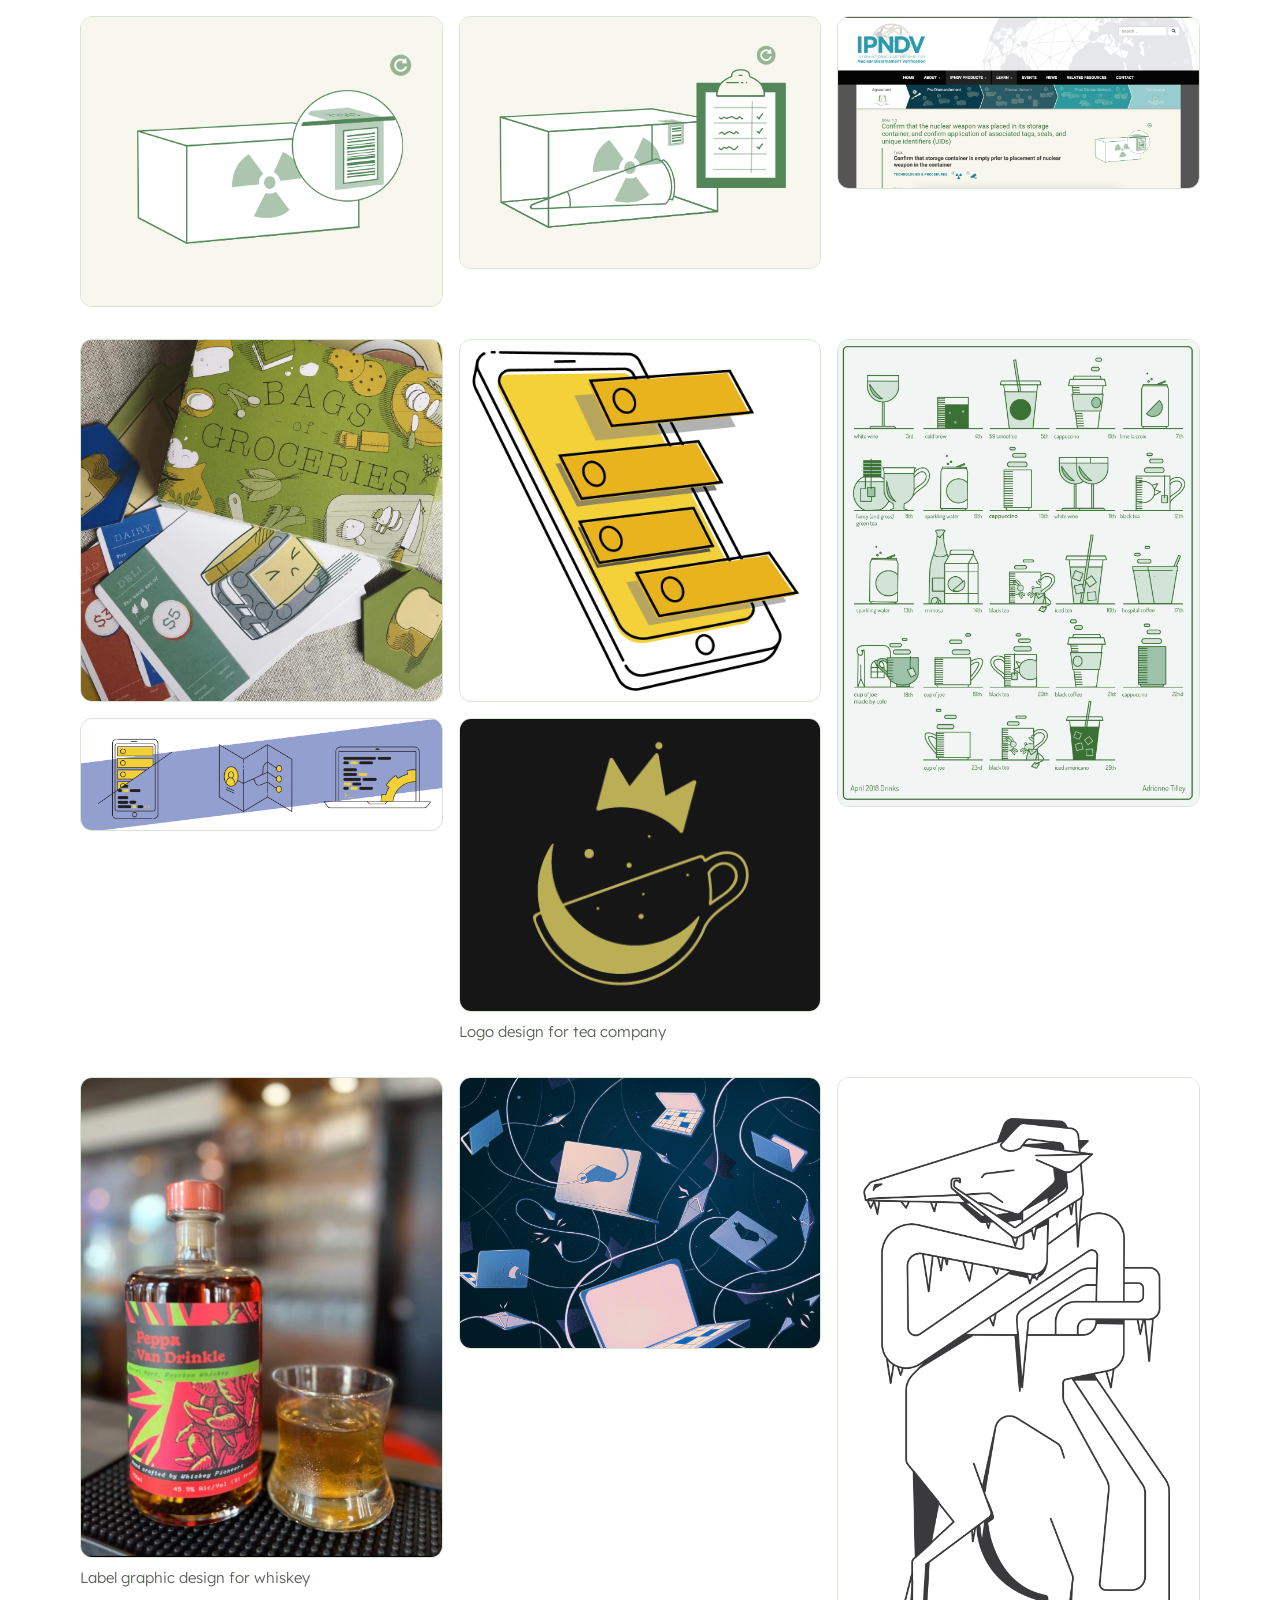
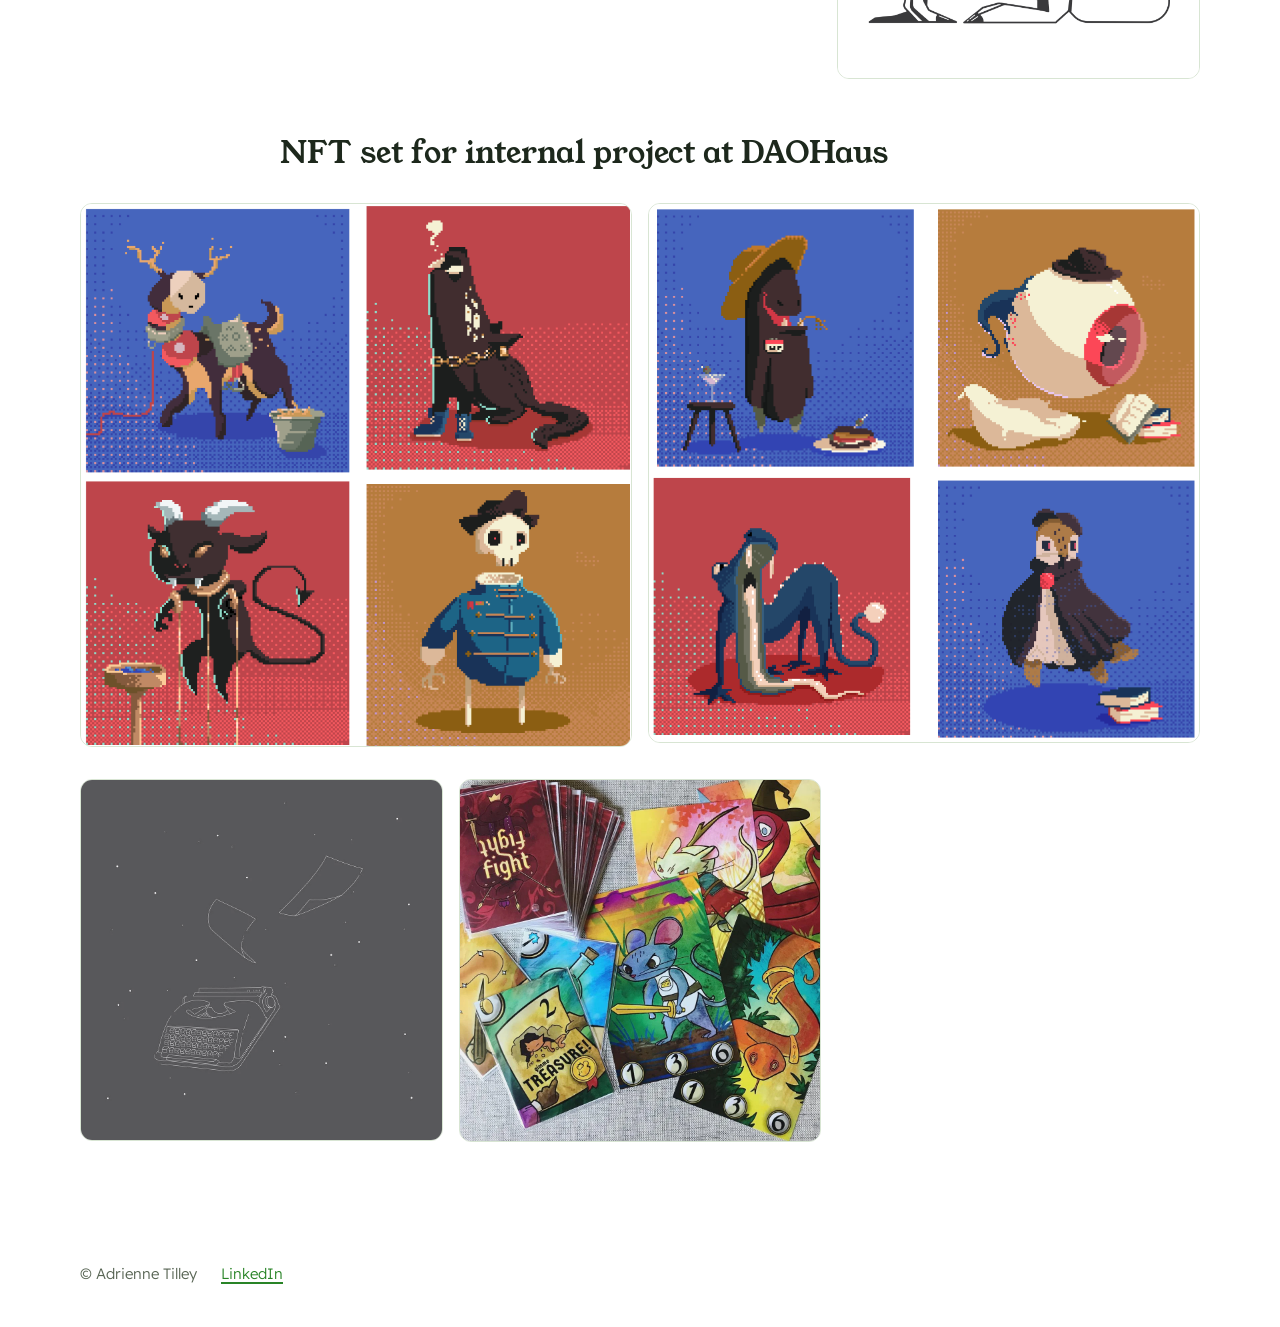
<file: illustration/index.html>
<!doctype html>
<html lang="en">
<head>
<meta charset="utf-8">
<meta name="viewport" content="width=device-width, initial-scale=1">
<title>Illustration/Branding — Adrienne Tilley</title>
<meta name="description" content="Digital painting and vector illustration. All artwork created in Adobe Illustrator and in Procreate.">
<meta property="og:title" content="Illustration/Branding — Adrienne Tilley">
<meta property="og:description" content="Digital painting and vector illustration. All artwork created in Adobe Illustrator and in Procreate.">
<meta property="og:type" content="website">
<link rel="preconnect" href="https://fonts.googleapis.com">
<link rel="preconnect" href="https://fonts.gstatic.com" crossorigin>
<link rel="stylesheet" href="https://fonts.googleapis.com/css2?family=Lexend:wght@300;400;600&family=Young+Serif&display=swap">
<link rel="stylesheet" href="../style.css">
</head>
<body>
<header class="site-header"><div class="m-bar"><button type="button" class="m-open" aria-expanded="false" aria-controls="m-menu">Menu</button></div>
<div class="m-menu" id="m-menu" hidden>
  <div class="m-top"><button type="button" class="m-close"><svg aria-hidden="true" width="14" height="14" viewBox="0 0 14 14" fill="none" stroke="currentColor" stroke-width="2" stroke-linecap="round"><path d="M2 2l10 10M12 2L2 12"/></svg>Close</button></div>
  <nav class="m-links" aria-label="Main"><a href="../#work" class="m-item">Work</a><a href="../#illustration" class="m-item" aria-current="page">Illustration</a><a href="../#experience" class="m-item">Experience</a><a href="../about-me/" class="m-item">About</a><a href="https://www.linkedin.com/in/adrienne-tilley-713a1211a/" class="m-item">LinkedIn</a></nav>
</div>
<div class="top"><a class="brand" href="../">Adrienne Tilley</a><nav class="d-nav" aria-label="Main"><a href="../#work">Work</a><a href="../#illustration" aria-current="page">Illustration</a><a href="../#experience">Experience</a><a href="../about-me/">About</a><a href="https://www.linkedin.com/in/adrienne-tilley-713a1211a/">LinkedIn</a></nav></div>
</header>
<main class="inner">

<h1>Illustration &amp; Branding</h1>
<p class="lede">A selection of digital art created in Procreate and vector illustration created in Adobe Illustrator.</p>
<div class="masonry"><figure><a href="../images/illustration6-2-162136.png" class="zoom"><img src="../images/illustration6-2-162136.png" alt="" loading="lazy"></a></figure><figure><a href="../images/portfolio-poaps-efd5cc.png" class="zoom"><img src="../images/portfolio-poaps-efd5cc.png" alt="Podcast extras for listeners" loading="lazy"></a><figcaption>Podcast extras for listeners</figcaption></figure><figure><a href="../images/ssbc-spaceyarn-copy-155417.png" class="zoom"><img src="../images/ssbc-spaceyarn-copy-155417.png" alt="" loading="lazy"></a></figure><figure><a href="../images/screen-shot-2021-11-01-at-9-53-04-am-72f8b4.png" class="zoom"><img src="../images/screen-shot-2021-11-01-at-9-53-04-am-72f8b4.png" alt="" loading="lazy"></a></figure><figure><a href="../images/poap-art-163061.png" class="zoom"><img src="../images/poap-art-163061.png" alt="" loading="lazy"></a></figure><figure><a href="../images/img-1222-5-163061.jpg" class="zoom"><img src="../images/img-1222-5-163061.jpg" alt="" loading="lazy"></a></figure><figure><a href="../images/gmbus-writing-new-1-7af29e.gif" class="zoom"><img src="../images/gmbus-writing-new-1-7af29e.gif" alt="Logo/branding and layout for GM Bus" loading="lazy"></a><figcaption>Logo/branding and layout for GM Bus</figcaption></figure><figure><a href="../images/coordination-163372.png" class="zoom"><img src="../images/coordination-163372.png" alt="" loading="lazy"></a></figure><figure><a href="../images/screenshot-2024-12-10-at-10-39-16-am-e24f81.png" class="zoom"><img src="../images/screenshot-2024-12-10-at-10-39-16-am-e24f81.png" alt="Custom illustration for pitch deck" loading="lazy"></a><figcaption>Custom illustration for pitch deck</figcaption></figure><figure><a href="../images/goblindeluxe-logo-1faf74.png" class="zoom"><img src="../images/goblindeluxe-logo-1faf74.png" alt="" loading="lazy"></a></figure></div>
<h2>Icon Set for Nuclear Disarmament Project</h2>
<div class="grid cols-3"><figure><a href="../images/screen-shot-2021-12-18-at-9-53-27-am-163985.png" class="zoom"><img src="../images/screen-shot-2021-12-18-at-9-53-27-am-163985.png" alt="" loading="lazy"></a></figure><figure><a href="../images/screen-shot-2021-12-18-at-9-53-45-am-163985.png" class="zoom"><img src="../images/screen-shot-2021-12-18-at-9-53-45-am-163985.png" alt="" loading="lazy"></a></figure><figure><a href="../images/screen-shot-2021-12-18-at-9-51-50-am-163985.png" class="zoom"><img src="../images/screen-shot-2021-12-18-at-9-51-50-am-163985.png" alt="" loading="lazy"></a></figure></div>
<div class="masonry"><figure><a href="../images/bog-overview-155417.jpg" class="zoom"><img src="../images/bog-overview-155417.jpg" alt="" loading="lazy"></a></figure><figure><a href="../images/wwcode-port-example-155261.png" class="zoom"><img src="../images/wwcode-port-example-155261.png" alt="" loading="lazy"></a></figure><figure><a href="../images/wwcode-product1-155417.png" class="zoom"><img src="../images/wwcode-product1-155417.png" alt="" loading="lazy"></a></figure><figure><a href="../images/scq-logos-a373f5.png" class="zoom"><img src="../images/scq-logos-a373f5.png" alt="Logo design for tea company" loading="lazy"></a><figcaption>Logo design for tea company</figcaption></figure><figure><a href="../images/data-april2018-155416.png" class="zoom"><img src="../images/data-april2018-155416.png" alt="" loading="lazy"></a></figure></div>
<div class="masonry"><figure><a href="../images/img-2674-3494bc.jpg" class="zoom"><img src="../images/img-2674-3494bc.jpg" alt="Label graphic design for whiskey" loading="lazy"></a><figcaption>Label graphic design for whiskey</figcaption></figure><figure><a href="../images/eth-network-163372.png" class="zoom"><img src="../images/eth-network-163372.png" alt="" loading="lazy"></a></figure><figure><a href="../images/dragon-ice-fa147a.png" class="zoom"><img src="../images/dragon-ice-fa147a.png" alt="" loading="lazy"></a></figure></div>
<h2>NFT set for internal project at DAOHaus</h2>
<div class="grid cols-2"><figure><a href="../images/screen-shot-2021-12-20-at-10-03-43-am-935be7.png" class="zoom"><img src="../images/screen-shot-2021-12-20-at-10-03-43-am-935be7.png" alt="" loading="lazy"></a></figure><figure><a href="../images/screen-shot-2021-12-20-at-10-03-48-am-28092a.png" class="zoom"><img src="../images/screen-shot-2021-12-20-at-10-03-48-am-28092a.png" alt="" loading="lazy"></a></figure></div>
<div class="masonry"><figure><a href="../images/typewriterinspace-155417.jpg" class="zoom"><img src="../images/typewriterinspace-155417.jpg" alt="" loading="lazy"></a></figure><figure><a href="../images/fightfight-overview-155417.jpg" class="zoom"><img src="../images/fightfight-overview-155417.jpg" alt="" loading="lazy"></a></figure></div>

</main>
<footer class="site-footer">
  <span>© Adrienne Tilley</span>
  <a href="https://www.linkedin.com/in/adrienne-tilley-713a1211a/">LinkedIn</a>
</footer>
<script src="../site.js" defer></script>
</body>
</html>
</file>
<file: style.css>
/* adrienne.fyi — option D. Colors from the waving-cats drawing. */
:root {
  --paper: #ffffff;
  --ink: #298427;        /* the drawing's line color */
  --ink-deep: #1c6a1b;
  --text: #1d281c;
  --muted: #586554;
  --rule: #d8e5d3;
  --wash: #f1f7ee;
  --serif: "Young Serif", Georgia, serif;
  --sans: "Lexend", -apple-system, "Segoe UI", sans-serif;
  --col: 1120px;         /* one alignment edge for everything */
  --gutter: 24px;
  --section: 96px;
  color-scheme: light;
}
@media (max-width: 900px) {
  :root { --gutter: 20px; --section: 56px; }
}

* { box-sizing: border-box; }
html { -webkit-text-size-adjust: 100%; scroll-behavior: smooth; }
@media (prefers-reduced-motion: reduce) { html { scroll-behavior: auto; } }
body { margin: 0; overflow-x: clip; background: var(--paper); color: var(--text); font: 300 17px/1.65 var(--sans); }
img { max-width: 100%; height: auto; display: block; }
a { color: var(--ink); text-decoration-thickness: 1.5px; text-underline-offset: 0.2em; }
a:hover { color: var(--ink-deep); }
:focus-visible { outline: 2.5px solid var(--ink); outline-offset: 3px; border-radius: 4px; }
strong, b { font-weight: 600; }
p, ul, ol { margin: 0 0 1em; }
li { margin-bottom: 0.4em; }
hr { border: 0; border-top: 1.5px solid var(--rule); margin: 56px 0; }

/* type scale: H1 40 / H2 30 / H3 22 */
h1, h2, h3, h4 { font-family: var(--serif); font-weight: 400; color: var(--text); text-wrap: pretty; }
h1 { font-size: 40px; line-height: 1.1; margin: 0 0 16px; }
h2 { font-size: 30px; line-height: 1.2; margin: 56px 0 16px; }
h3 { font-size: 22px; line-height: 1.25; margin: 40px 0 8px; }
h4 { font-size: 18px; line-height: 1.3; margin: 32px 0 8px; }
@media (max-width: 900px) {
  h1 { font-size: 34px; }
  h2 { font-size: 26px; }
  h3 { font-size: 20px; }
}

/* ---------- header ---------- */
.top {
  max-width: calc(var(--col) + 2 * var(--gutter));
  margin: 0 auto;
  padding: 32px var(--gutter) 0;
  display: flex; flex-wrap: wrap; align-items: baseline; justify-content: space-between; gap: 12px 40px;
}
.brand { font-family: var(--serif); font-size: 22px; color: var(--text); text-decoration: none; }
.brand:hover { color: var(--ink); }
.d-nav { display: flex; flex-wrap: wrap; justify-content: flex-end; gap: 8px 24px; font-size: 16px; }
.d-nav a { color: var(--muted); text-decoration: none; padding: 4px 0; }
.d-nav a:hover { color: var(--ink); }
.d-nav a[aria-current="page"] { color: var(--ink); text-decoration: underline; text-decoration-thickness: 2px; text-underline-offset: 6px; }

/* mobile + tablet portrait: green bar with a centered Menu button */
.m-bar { display: none; }
@media (max-width: 900px) {
  .m-bar { display: flex; justify-content: center; background: var(--ink); padding: 6px var(--gutter); }
  .d-nav, .top .d-nav { display: none; }
  .top { padding-top: 24px; }
}
.m-open, .m-close {
  min-height: 44px; padding: 0 16px; border: 0; border-radius: 999px; cursor: pointer;
  font: 600 16px var(--sans); display: inline-flex; align-items: center; gap: 8px;
}
.m-open { background: transparent; color: #fff; }
.m-close { background: #fff; color: var(--ink-deep); }
.m-open:focus-visible, .m-close:focus-visible { outline-color: #fff; }

.m-menu {
  position: fixed; inset: 0; z-index: 50; overflow-y: auto;
  background: var(--ink); color: #fff;
  padding: 6px var(--gutter) 40px;
  display: flex; flex-direction: column;
}
.m-menu[hidden] { display: none; }
.m-top { display: flex; justify-content: center; }
.m-links { display: flex; flex-direction: column; align-items: flex-end; gap: 12px; margin-top: 72px; text-align: right; }
.m-links a { font: 300 28px/1.3 var(--sans); color: #fff; text-decoration: none; padding: 2px 0; }
.m-links a[aria-current="page"] { text-decoration: underline; text-decoration-thickness: 1.5px; text-underline-offset: 6px; }
.m-links a:hover { color: #fff; text-decoration: underline; }

@keyframes menuSwipe { from { transform: translateX(100%); } to { transform: translateX(0); } }
@keyframes menuItem { from { opacity: 0; transform: translateX(32px); } to { opacity: 1; transform: translateX(0); } }
.m-menu.is-open { animation: menuSwipe 420ms cubic-bezier(.22,.8,.24,1) both; }
.m-menu.is-open .m-item { animation: menuItem 360ms cubic-bezier(.22,.8,.24,1) both; }
.m-menu.is-open .m-item:nth-child(1) { animation-delay: 180ms; }
.m-menu.is-open .m-item:nth-child(2) { animation-delay: 230ms; }
.m-menu.is-open .m-item:nth-child(3) { animation-delay: 280ms; }
.m-menu.is-open .m-item:nth-child(4) { animation-delay: 330ms; }
.m-menu.is-open .m-item:nth-child(5) { animation-delay: 380ms; }
@media (prefers-reduced-motion: reduce) {
  .m-menu.is-open, .m-menu.is-open .m-item { animation: none; }
}
body.menu-open { overflow: hidden; }

/* ---------- layout ---------- */
main { max-width: calc(var(--col) + 2 * var(--gutter)); margin: 0 auto; padding: 0 var(--gutter); }
main.home { padding-bottom: 0; }
main.inner { padding-top: 40px; padding-bottom: 24px; }
/* inner pages: text column centered on the page, text itself stays left-aligned */
main.inner > :where(h1, h2, h3, h4, p, ul, ol, dl, hr) { max-width: 720px; margin-left: auto; margin-right: auto; }
main.inner figcaption { margin-left: auto; margin-right: auto; }
main.inner > .about { max-width: 960px; margin-left: auto; margin-right: auto; }
main.inner > h1:first-child, main.inner > :first-child h1 { margin-top: 0; }

/* ---------- home: hero ---------- */
.hero {
  padding-top: 40px;
  display: flex; flex-wrap: wrap; align-items: flex-start; justify-content: space-between; gap: 24px 48px;
}
.hero-text { flex: 1 1 360px; max-width: 660px; min-width: 0; }
.hero-cats { width: 100%; max-width: 403px; margin-left: -8px; }
.hero h1 { margin: 16px 0 0; }
.hero-role { font-family: var(--serif); font-size: 20px; line-height: 1.3; color: var(--ink); margin: 4px 0 16px; text-wrap: balance; }
.hero-intro { font-size: 18px; line-height: 1.6; color: var(--muted); margin: 0; text-wrap: pretty; }
.hero .d-nav { flex: 0 0 auto; padding-top: 4px; }
@media (max-width: 900px) {
  .hero { padding-top: 24px; }
  .hero-text { flex-basis: 100%; }
  .hero-cats { max-width: min(403px, 100%); }
}

/* ---------- home: sections ---------- */
.sec { padding-top: var(--section); }
.sec > h2 { margin: 0 0 32px; }
@media (max-width: 900px) { .sec > h2 { margin-bottom: 20px; } }

.cs-list { display: flex; flex-direction: column; gap: 64px; }
.cs { display: flex; flex-wrap: wrap; align-items: center; gap: 24px 48px; margin: 0; }
.cs-flip .cs-media { order: 2; }
.cs-media { flex: 1 1 440px; min-width: 0; display: block; }
.cs-text { flex: 1 1 360px; min-width: 0; }
.case-img {
  width: 100%; aspect-ratio: 16 / 10; object-fit: cover; object-position: top;
  border: 2px solid var(--ink); border-radius: 20px; background: var(--paper);
}
.cs-media:hover .case-img { border-color: var(--ink-deep); }
.cs-meta { color: var(--muted); font-size: 15px; margin: 0 0 4px; }
.cs-text h3 { margin: 0 0 8px; }
.cs-text p { margin: 0 0 12px; }
.cs-text .cs-outcome { font-weight: 600; color: var(--ink-deep); margin-bottom: 16px; }
@media (max-width: 900px) {
  .cs-list { gap: 40px; }
  .cs { gap: 16px; }
  /* stacked: image always first */
  .cs-flip .cs-media { order: 0; }
}

.cards { display: grid; grid-template-columns: repeat(auto-fit, minmax(min(100%, 420px), 1fr)); gap: 32px 48px; margin-top: 64px; }
.card { display: block; text-decoration: none; color: var(--text); }
.card .case-img { aspect-ratio: 16 / 9; }
.card:hover .case-img { border-color: var(--ink-deep); }
.card-title { display: block; font-family: var(--serif); font-size: 22px; line-height: 1.25; margin-top: 16px; }
.card-sub { display: block; color: var(--muted); margin-top: 4px; }
.card:hover .card-title { color: var(--ink-deep); }
@media (max-width: 900px) {
  .cards { margin-top: 40px; gap: 32px; }
  .card-title { font-size: 20px; }
}

/* sketchbook band runs full-bleed */
.band {
  margin: var(--section) calc(50% - 50vw) 0;
  padding: 64px var(--gutter);
  background: var(--wash);
}
.band-inner { max-width: var(--col); margin: 0 auto; }
.band-head { display: flex; flex-wrap: wrap; justify-content: space-between; align-items: baseline; gap: 8px 24px; margin-bottom: 32px; }
.band-head h2 { margin: 0; }
.band-head a { font-size: 16px; }
.sketches { display: grid; grid-template-columns: repeat(4, minmax(0, 1fr)); gap: 16px; }
.sketches img { width: 100%; aspect-ratio: 1 / 1; object-fit: cover; object-position: top; border-radius: 16px; background: var(--paper); }
@media (max-width: 900px) {
  .band { padding: 40px var(--gutter); }
  .band-head { margin-bottom: 20px; }
  .sketches { grid-template-columns: repeat(2, minmax(0, 1fr)); gap: 12px; }
}

.xp-list { border-top: 1.5px solid var(--rule); }
.xp { display: flex; flex-wrap: wrap; gap: 4px 48px; padding: 24px 0; border-bottom: 1.5px solid var(--rule); }
.xp-when { flex: 0 0 176px; margin: 3px 0 0; font-size: 15px; color: var(--muted); }
.xp-what { flex: 999 1 420px; max-width: 720px; min-width: 0; }
.xp-what h3 { margin: 0; }
.xp-role { font: 600 16px/1.4 var(--sans); color: var(--ink); margin-left: 8px; }
.xp-what p { margin: 8px 0 0; }
.edu { margin: 64px 0 24px !important; }
@media (max-width: 900px) {
  .xp { padding: 18px 0; }
  .xp-when { flex-basis: 100%; margin: 0; }
  .xp-role { display: block; margin: 2px 0 0; }
  .edu { margin-top: 40px !important; }
}

/* ---------- inner pages ---------- */
.lede { font-size: 18px; color: var(--muted); text-wrap: pretty; }
.dates-inline { font-family: var(--sans); font-size: 16px; color: var(--muted); margin-left: 8px; }
.hint { color: var(--muted); }

figure { margin: 32px 0; }
figure img { width: 100%; border: 1.5px solid var(--rule); border-radius: 12px; background: var(--paper); }
figcaption { color: var(--muted); font-size: 15px; margin-top: 8px; max-width: 720px; }
.zoom { cursor: zoom-in; display: block; }
/* a lone image in a case study: 70% of the column, centered (groups stay full width) */
@media (min-width: 901px) {
  main.inner > figure { max-width: 784px; margin-left: auto; margin-right: auto; }
}
/* tall full-page screenshots: cap the height, click to see the whole thing */
main.inner > figure img { width: auto; max-width: 100%; max-height: min(720px, 80vh); margin: 0 auto; object-fit: contain; }
main.inner > figure figcaption { text-align: center; }

.grid { display: grid; gap: 16px; margin: 32px 0; }
.grid figure { margin: 0; }
.cols-2 { grid-template-columns: repeat(2, minmax(0, 1fr)); }
.cols-3 { grid-template-columns: repeat(3, minmax(0, 1fr)); }
.cols-4 { grid-template-columns: repeat(4, minmax(0, 1fr)); }
@media (max-width: 900px) { .cols-3, .cols-4 { grid-template-columns: repeat(2, minmax(0, 1fr)); } }
@media (max-width: 520px) { .grid { grid-template-columns: 1fr; } }

.masonry { columns: 3 260px; column-gap: 16px; margin: 32px 0; }
.masonry figure { break-inside: avoid; margin: 0 0 16px; }

.facts { display: grid; gap: 12px; margin: 24px 0 32px; padding: 20px 24px; background: var(--wash); border-radius: 16px; }
.facts dt { font-weight: 600; color: var(--ink-deep); }
.facts dd { margin: 0; }

.about { display: grid; grid-template-columns: minmax(0, 1fr) minmax(0, 1.3fr); gap: 48px; align-items: center; margin: 16px 0 32px; }
.about figure { margin: 0; }
.about h1 { margin-top: 0; }
@media (max-width: 760px) { .about { grid-template-columns: 1fr; gap: 24px; } }
.actions { display: flex; flex-wrap: wrap; gap: 12px; margin-top: 24px; }
.btn {
  display: inline-flex; align-items: center; min-height: 44px; padding: 0 20px;
  border: 2px solid var(--ink); border-radius: 999px; background: var(--ink); color: #fff;
  font-weight: 600; text-decoration: none;
}
.btn:hover { background: var(--ink-deep); border-color: var(--ink-deep); color: #fff; }

.video-placeholder { aspect-ratio: 16 / 9; display: grid; place-items: center; border: 2px dashed var(--rule); border-radius: 16px; color: var(--muted); }
.video iframe { width: 100%; aspect-ratio: 16 / 9; height: auto; border: 0; border-radius: 16px; }

/* ---------- footer ---------- */
.site-footer {
  max-width: calc(var(--col) + 2 * var(--gutter)); margin: 0 auto;
  padding: 64px var(--gutter) 40px;
  display: flex; flex-wrap: wrap; gap: 8px 24px; font-size: 15px; color: var(--muted);
}
@media (max-width: 900px) { .site-footer { padding: 40px var(--gutter) 32px; } }

/* ---------- lightbox ---------- */
.lightbox { position: fixed; inset: 0; z-index: 100; padding: 24px; overflow: auto; cursor: zoom-out; background: rgba(255, 255, 255, 0.97); }
.lightbox img { display: block; margin: 0 auto; max-width: min(100%, 1400px); width: auto; height: auto; border: 1.5px solid var(--rule); border-radius: 12px; }
.lightbox.is-wide { display: grid; place-items: center; }
.lightbox.is-wide img { max-height: 100%; }
</file>
